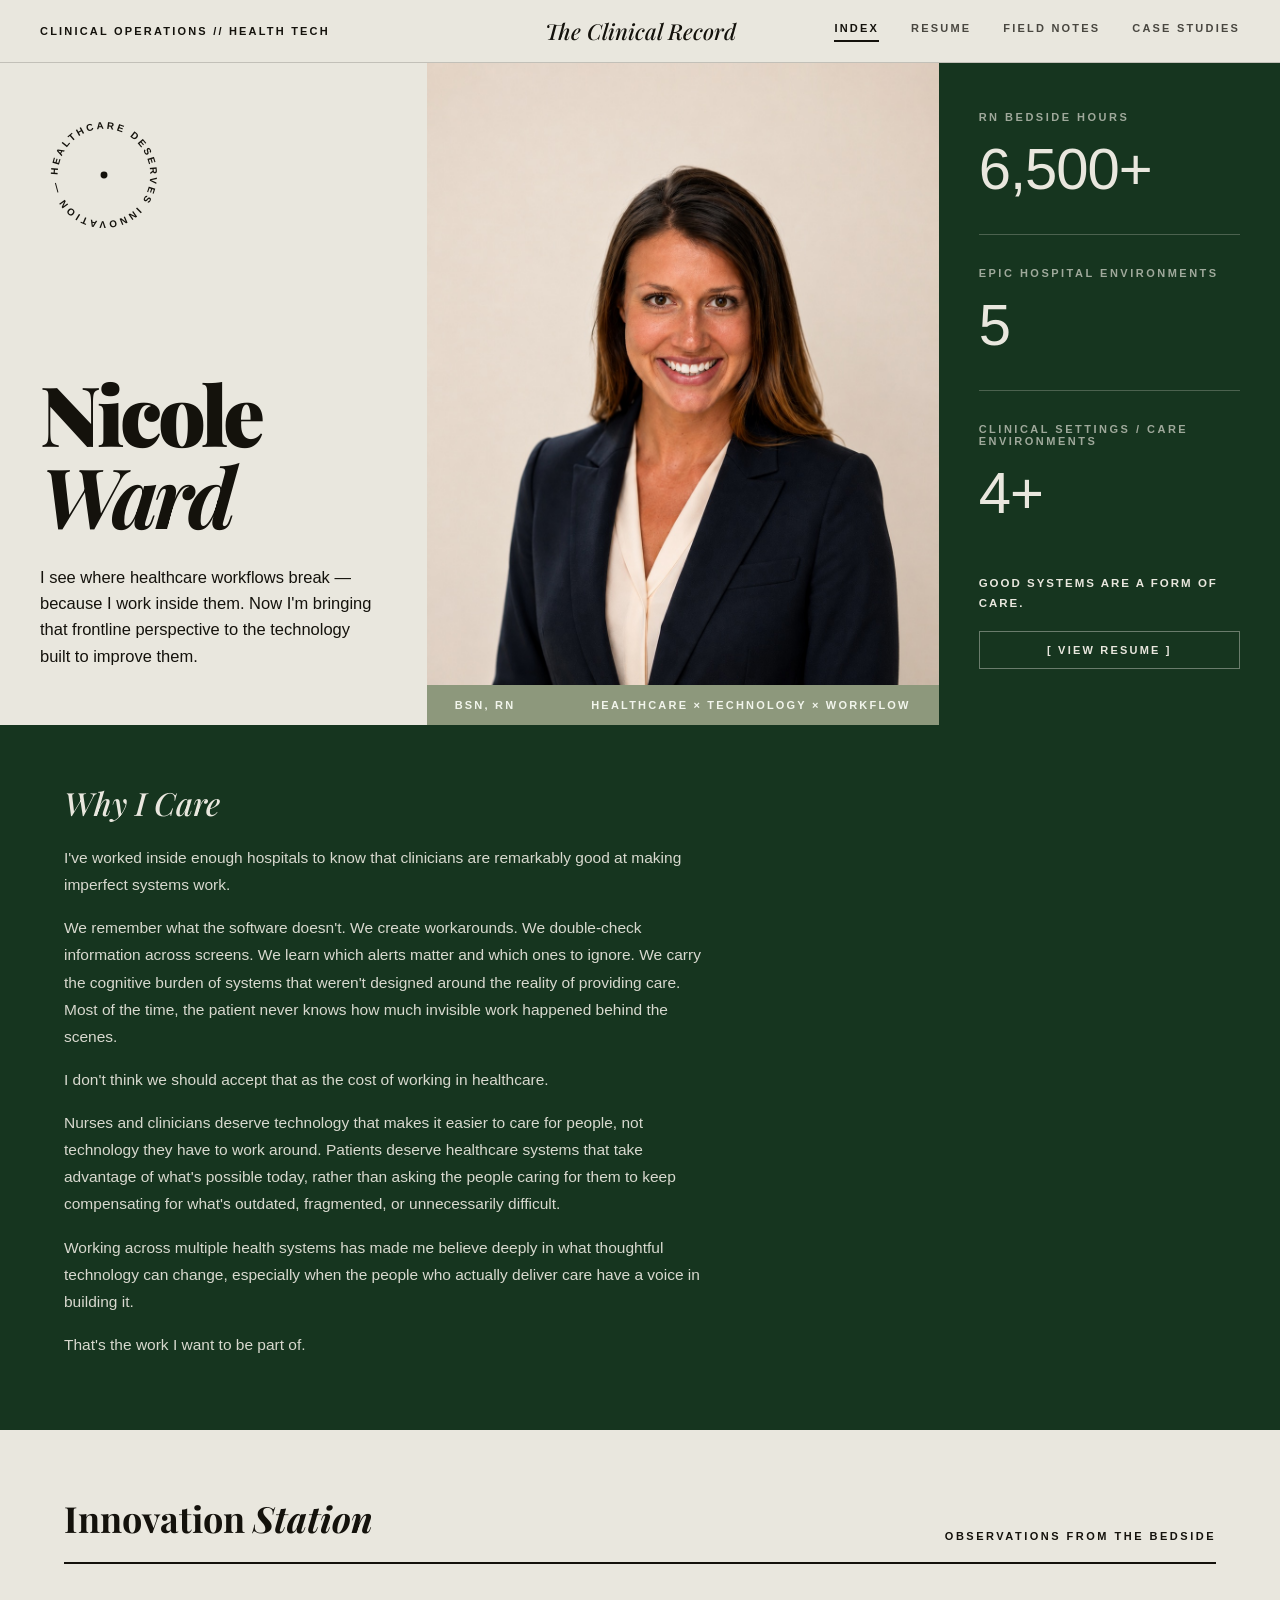
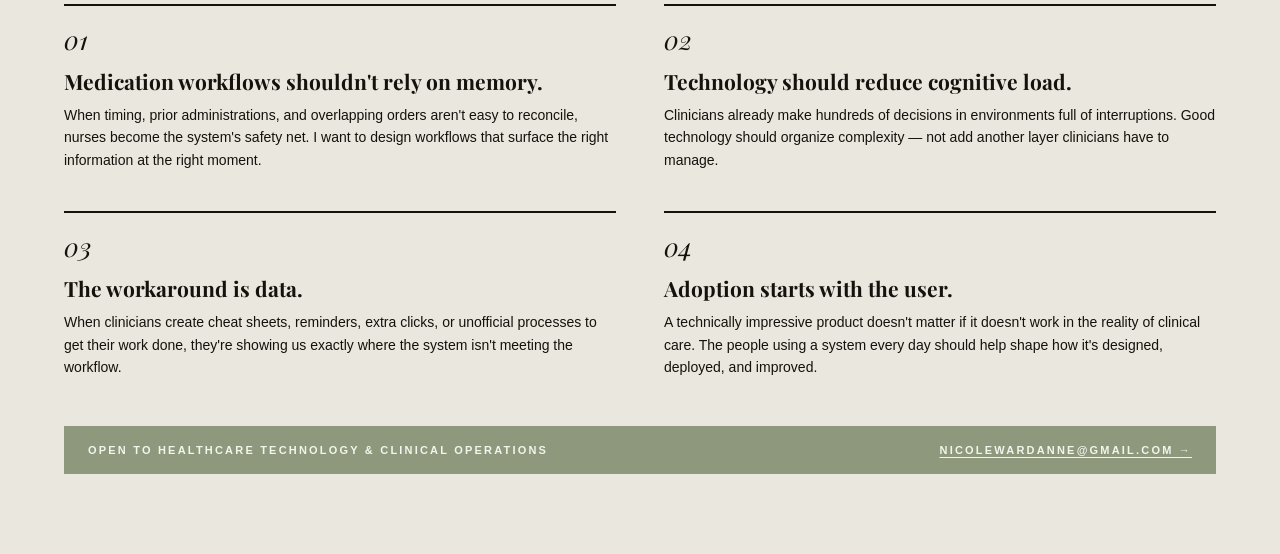
<file: index.html>
<!DOCTYPE html>
<html lang="en">
<head>
<meta charset="utf-8">
<script>
    !function(t,e){var o,n,p,r;e.__SV||(window.posthog && window.posthog.__loaded)||(window.posthog=e,e._i=[],e.init=function(i,s,a){function g(t,e){var o=e.split(".");2==o.length&&(t=t[o[0]],e=o[1]),t[e]=function(){t.push([e].concat(Array.prototype.slice.call(arguments,0)))}}p||((p=t.createElement("script")).type="text/javascript",p.crossOrigin="anonymous",p.async=!0,p.src=s.api_host.replace(".i.posthog.com","-assets.i.posthog.com")+"/static/array.js",p.onerror=function(){p=null},(r=t.getElementsByTagName("script")[0]).parentNode.insertBefore(p,r));var u=e;for(void 0!==a?u=e[a]=[]:a="posthog",u.people=u.people||[],u.toString=function(t){var e="posthog";return"posthog"!==a&&(e+="."+a),t||(e+=" (stub)"),e},u.people.toString=function(){return u.toString(1)+".people (stub)"},o="bn init $n Nn Un Zi qn Wn Ln capture Bn mn calculateEventProperties Kn register register_once register_for_session unregister unregister_for_session ts Dn Xn getFeatureFlag getFeatureFlagPayload getFeatureFlagResult getAllFeatureFlags isFeatureEnabled reloadFeatureFlags updateFlags updateEarlyAccessFeatureEnrollment getEarlyAccessFeatures on onFeatureFlags onSurveysLoaded onSessionId getSurveys getActiveMatchingSurveys renderSurvey displaySurvey cancelPendingSurvey canRenderSurvey canRenderSurveyAsync es identify setPersonProperties unsetPersonProperties group resetGroups setPersonPropertiesForFlags resetPersonPropertiesForFlags setGroupPropertiesForFlags resetGroupPropertiesForFlags reset rs shutdown setIdentity clearIdentity get_distinct_id getGroups get_session_id get_session_replay_url alias set_config startSessionRecording stopSessionRecording sessionRecordingStarted captureException addExceptionStep captureLog startExceptionAutocapture stopExceptionAutocapture loadToolbar get_property getSessionProperty Jn Gn createPersonProfile setInternalOrTestUser Yn An os opt_in_capturing opt_out_capturing has_opted_in_capturing has_opted_out_capturing get_explicit_consent_status is_capturing clear_opt_in_out_capturing Vn debug Qi Pt getPageViewId captureTraceFeedback captureTraceMetric In".split(" "),n=0;n<o.length;n++)g(u,o[n]);e._i.push([i,s,a])},e.__SV=1)}(document,window.posthog||[]);
    posthog.init('phc_vL4u4TnsAkKVVP4mgbZHY4oPzru8EBiTWzDFki8Uponz', {
        api_host: 'https://us.i.posthog.com',
        defaults: '2026-05-30',
        person_profiles: 'identified_only', // or 'always' to create profiles for anonymous users as well
    })
</script>
<meta name="viewport" content="width=device-width, initial-scale=1">
<title>Nicole Ward — Clinical Operator, Systems for Care</title>
<meta name="description" content="Nicole Ward, BSN RN — clinical operator building workflows and software that give care back its time.">
<link rel="preconnect" href="https://fonts.googleapis.com">
<link rel="preconnect" href="https://fonts.gstatic.com" crossorigin>
<link href="https://fonts.googleapis.com/css2?family=Playfair+Display:ital,wght@0,500;0,700;0,900;1,500;1,700;1,900&display=swap" rel="stylesheet">
<link rel="stylesheet" href="css/style.css">
</head>
<body>
<div class="page">

  <header class="site-header">
    <div class="clock-text">CLINICAL OPERATIONS // HEALTH TECH</div>
    <a class="brand" href="index.html">The Clinical Record</a>
    <nav class="site-nav">
      <button class="nav-btn" data-view="index">INDEX</button>
      <button class="nav-btn" data-view="resume">RESUME</button>
      <button class="nav-btn" data-view="cases">FIELD NOTES</button>
      <button class="nav-btn" data-view="case-studies">CASE STUDIES</button>
    </nav>
  </header>

  <!-- ===== INDEX ===== -->
  <div id="view-index" class="view">
    <main class="index-grid" data-screen-label="Index">
      <div class="left-col">
        <div class="logo-mark">
          <svg width="128" height="128" viewBox="0 0 130 130" class="logo-spin">
            <defs><path id="om-circ" d="M65,65 m-47,0 a47,47 0 1,1 94,0 a47,47 0 1,1 -94,0"></path></defs>
            <text class="logo-text"><textPath href="#om-circ" textLength="293" lengthAdjust="spacing">HEALTHCARE DESERVES INNOVATION —&#160;</textPath></text>
            <circle cx="65" cy="65" r="3.5" fill="#14120C"></circle>
          </svg>
        </div>
        <div>
          <h1 class="hero-title"><span class="tight">Nicole</span><br><em class="tight">Ward</em></h1>
          <p class="hero-sub">I see where healthcare workflows break — because I work inside them. Now I'm bringing that frontline perspective to the technology built to improve them.</p>
        </div>
      </div>

      <div class="portrait-wrap">
        <div class="portrait-photo-box">
          <img class="portrait-photo" src="assets/portrait.jpg" alt="Portrait of Nicole Ward" onerror="this.closest('.portrait-photo-box').classList.add('portrait-missing')">
          <div class="portrait-fallback">Add <code>assets/portrait.jpg</code> to show a portrait here</div>
        </div>
        <div class="portrait-caption">
          <span>BSN, RN</span>
          <span>HEALTHCARE × TECHNOLOGY × WORKFLOW</span>
        </div>
      </div>

      <div class="stats-col">
        <div class="stat-label">RN BEDSIDE HOURS</div>
        <div class="stat-value">6,500+</div>
        <div class="stat-divider"></div>
        <div class="stat-label">EPIC HOSPITAL ENVIRONMENTS</div>
        <div class="stat-value">5</div>
        <div class="stat-divider"></div>
        <div class="stat-label">CLINICAL SETTINGS / CARE ENVIRONMENTS</div>
        <div class="stat-value">4+</div>
        <div class="stats-spacer"></div>
        <div class="stats-motto">GOOD SYSTEMS ARE A FORM OF CARE.</div>
        <button class="stats-btn nav-btn" data-view="resume">[ VIEW RESUME ]</button>
      </div>
    </main>

    <section class="why-care" data-screen-label="Why I Care">
      <h2 class="why-care-title">Why I Care</h2>
      <p class="why-care-text">I've worked inside enough hospitals to know that clinicians are remarkably good at making imperfect systems work.</p>
      <p class="why-care-text">We remember what the software doesn't. We create workarounds. We double-check information across screens. We learn which alerts matter and which ones to ignore. We carry the cognitive burden of systems that weren't designed around the reality of providing care. Most of the time, the patient never knows how much invisible work happened behind the scenes.</p>
      <p class="why-care-text">I don't think we should accept that as the cost of working in healthcare.</p>
      <p class="why-care-text">Nurses and clinicians deserve technology that makes it easier to care for people, not technology they have to work around. Patients deserve healthcare systems that take advantage of what's possible today, rather than asking the people caring for them to keep compensating for what's outdated, fragmented, or unnecessarily difficult.</p>
      <p class="why-care-text">Working across multiple health systems has made me believe deeply in what thoughtful technology can change, especially when the people who actually deliver care have a voice in building it.</p>
      <p class="why-care-text">That's the work I want to be part of.</p>
    </section>

    <section class="cases-main" data-screen-label="Innovation Station">
      <div class="cases-header">
        <h2 class="section-title">Innovation <em>Station</em></h2>
        <div class="section-kicker">OBSERVATIONS FROM THE BEDSIDE</div>
      </div>
      <div class="problems-grid">
        <div class="problem-card">
          <div class="problem-num">01</div>
          <h3 class="problem-title">Medication workflows shouldn't rely on memory.</h3>
          <p class="problem-desc">When timing, prior administrations, and overlapping orders aren't easy to reconcile, nurses become the system's safety net. I want to design workflows that surface the right information at the right moment.</p>
        </div>
        <div class="problem-card">
          <div class="problem-num">02</div>
          <h3 class="problem-title">Technology should reduce cognitive load.</h3>
          <p class="problem-desc">Clinicians already make hundreds of decisions in environments full of interruptions. Good technology should organize complexity — not add another layer clinicians have to manage.</p>
        </div>
        <div class="problem-card">
          <div class="problem-num">03</div>
          <h3 class="problem-title">The workaround is data.</h3>
          <p class="problem-desc">When clinicians create cheat sheets, reminders, extra clicks, or unofficial processes to get their work done, they're showing us exactly where the system isn't meeting the workflow.</p>
        </div>
        <div class="problem-card">
          <div class="problem-num">04</div>
          <h3 class="problem-title">Adoption starts with the user.</h3>
          <p class="problem-desc">A technically impressive product doesn't matter if it doesn't work in the reality of clinical care. The people using a system every day should help shape how it's designed, deployed, and improved.</p>
        </div>
      </div>

      <div class="cta-bar">
        <span class="cta-text">OPEN TO HEALTHCARE TECHNOLOGY &amp; CLINICAL OPERATIONS</span>
        <a href="mailto:nicolewardanne@gmail.com" class="cta-link">NICOLEWARDANNE@GMAIL.COM →</a>
      </div>
    </section>
  </div>

  <!-- ===== RESUME ===== -->
  <div id="view-resume" class="view">
    <main class="dossier-grid" data-screen-label="Resume">
      <div>
        <div class="file-tag">RESUME / FILE 00</div>
        <dl class="contact-list">
          <dt>EMAIL</dt>
          <dd><a href="mailto:nicolewardanne@gmail.com">nicolewardanne@gmail.com</a></dd>
          <dt>PHONE</dt>
          <dd>(303) 746-7565</dd>
          <dt>WEBSITE</dt>
          <dd><a href="https://nicoleanneward.com" target="_blank" rel="noopener">nicoleanneward.com</a></dd>
          <dt>LINKEDIN</dt>
          <dd><a href="https://linkedin.com/in/nicolewardanne" target="_blank" rel="noopener">linkedin.com/in/nicolewardanne</a></dd>
          <dt>BASE</dt>
          <dd>Millbrae, CA 94030 — Pacific Time<br>Available for travel</dd>
        </dl>
        <div class="hr"></div>
        <div class="label-small">EDUCATION</div>
        <ul class="plain-list">
          <li>BSN, University of Colorado — GPA 4.0</li>
          <li>BS Zoology, Minor in Philosophy, Oklahoma State University — GPA 3.6</li>
        </ul>
        <div class="label-small">CREDENTIALS</div>
        <ul class="plain-list">
          <li>Active CA RN License</li>
          <li>Active Nurse Compact License</li>
          <li>BLS · ACLS · NRP · AWHONN Adv. Fetal Monitoring</li>
        </ul>
        <div class="label-small">ADDITIONAL TRAINING</div>
        <ul class="plain-list">
          <li>Data Science Fundamentals — Galvanize · 2018</li>
        </ul>
        <a href="assets/Nicole-Ward-Resume.pdf" target="_blank" rel="noopener" class="download-btn">[ DOWNLOAD PDF ]</a>
      </div>

      <div class="resume-body">
        <h2 class="resume-name">Nicole Anne Ward, <em>BSN, RN</em></h2>

        <div class="section-label">PROFESSIONAL SUMMARY</div>
        <p class="bio">Registered Nurse with 7+ years of clinical experience working directly with clinicians and patients, with firsthand insight into where AI and technology can support, or fall short of, real clinical care. Proven ability to rapidly learn new clinical workflows, Epic configurations, and organizational processes across academic medical centers, community hospitals, and travel assignments. Skilled at translating complex clinical information for people with varying levels of knowledge and adapting education to build understanding, confidence, and trust. Experienced in training clinicians and collaborating across multidisciplinary teams, bringing a frontline perspective to the development and adoption of healthcare technology.</p>

        <div class="section-label">CORE COMPETENCIES</div>
        <div class="competency-grid">
          <div class="skills-card">
            <div class="skills-title">CLINICAL OPERATIONS</div>
            <ul class="plain-list">
              <li>Clinical workflows</li>
              <li>Workflow evaluation</li>
              <li>Training &amp; onboarding</li>
              <li>Care coordination</li>
            </ul>
          </div>
          <div class="skills-card">
            <div class="skills-title">EDUCATION &amp; COMMUNICATION</div>
            <ul class="plain-list">
              <li>Clinical education &amp; knowledge translation</li>
              <li>Patient &amp; client education</li>
              <li>Relationship building</li>
              <li>Stakeholder communication</li>
              <li>Interdisciplinary collaboration</li>
            </ul>
          </div>
          <div class="skills-card">
            <div class="skills-title">TECHNOLOGY &amp; HEALTHCARE SYSTEMS</div>
            <ul class="plain-list">
              <li>Generative AI &amp; LLM prompting</li>
              <li>Claude</li>
              <li>ChatGPT</li>
              <li>Gemini</li>
              <li>GitHub</li>
              <li>Epic EHR — 7+ years</li>
              <li>Clinical documentation systems</li>
              <li>HIPAA compliance</li>
            </ul>
          </div>
        </div>

        <div class="section-label">PROFESSIONAL EXPERIENCE</div>

        <article class="job">
          <div class="job-header">
            <h3 class="job-title">Travel Registered Nurse</h3>
            <div class="job-date">MAR 2025 — PRESENT</div>
          </div>
          <div class="job-org">Multiple Health Systems Nationwide</div>
          <ul class="job-list">
            <li>Rapidly learn new healthcare organizations, Epic configurations, clinical workflows, policies, and team practices, becoming independently functional within each new environment.</li>
            <li>Educate patients and families on complex clinical conditions, procedures, medications, and care plans, adapting explanations to different levels of health literacy and prior knowledge.</li>
            <li>Coordinate complex patient care across physicians, nursing leadership, anesthesia, neonatal specialists, and ancillary departments in high-acuity environments.</li>
            <li>Precept and orient nurses to hospital-specific workflows, documentation practices, policies, and processes.</li>
            <li>Maintain thorough, precise clinical documentation with continuity of care in mind, ensuring subsequent clinicians can quickly understand patient status, interventions, clinical decisions, and changes over time.</li>
          </ul>
        </article>

        <article class="job">
          <div class="job-header">
            <h3 class="job-title">Labor, Delivery, Recovery &amp; Postpartum Registered Nurse</h3>
            <div class="job-date">MAY 2024 — OCT 2024</div>
          </div>
          <div class="job-org">CommonSpirit St. Anthony Summit · Frisco, CO</div>
          <ul class="job-list">
            <li>Transitioned from a highly resourced academic medical center to a small community LDRP environment requiring significantly greater clinical autonomy, broader scope, and independent decision-making.</li>
            <li>Provided comprehensive labor, postpartum, and newborn care in an 8-bed LDRP with a Level I nursery, frequently working with a two-nurse unit team while additional clinical support operated on call with up to a 60-minute response time.</li>
            <li>Developed expanded newborn stabilization and emergency-response capabilities to provide immediate care when specialty neonatal support was not onsite.</li>
            <li>Managed competing unit demands and patient assignments during emergencies, independently prioritizing care while coordinating limited onsite and on-call resources.</li>
          </ul>
        </article>

        <article class="job">
          <div class="job-header">
            <h3 class="job-title">Labor &amp; Delivery Registered Nurse / Preceptor</h3>
            <div class="job-date">OCT 2022 — DEC 2024</div>
          </div>
          <div class="job-org">Denver Health Medical Center · Denver, CO</div>
          <ul class="job-list">
            <li>Provided labor and delivery care in one of Colorado's busiest L&amp;D units, averaging 300+ births per month across L&amp;D, OB triage, antepartum, operating room, and recovery workflows.</li>
            <li>Precepted and mentored newly hired nurses and incoming travelers, translating complex clinical workflows, documentation requirements, policies, and unit practices into practical guidance supporting independent practice.</li>
            <li>Educated patients and families through complex and unfamiliar clinical situations, tailoring explanations to their baseline knowledge, questions, and immediate needs.</li>
            <li>Participated in hospital quality initiatives focused on clinical protocols, patient safety, consistency of care, and documentation practices.</li>
          </ul>
        </article>

        <article class="job">
          <div class="job-header">
            <h3 class="job-title">Registered Nurse</h3>
            <div class="job-date">JUN 2023 — OCT 2024</div>
          </div>
          <div class="job-org">Restore Hyper Wellness · Denver, CO</div>
          <ul class="job-list">
            <li>Administered IV therapies and IM injections and supported hyperbaric oxygen services while maintaining accurate electronic clinical documentation.</li>
            <li>Supported day-to-day clinical operations and client experience within a membership-based wellness organization.</li>
            <li>Built long-term client relationships through education, service delivery, and ongoing support, including guiding new clients through account setup, required paperwork, services, and care expectations.</li>
            <li>Educated clients on wellness services and treatment options, translating clinical information into clear, accessible guidance based on their questions and level of familiarity.</li>
          </ul>
        </article>

        <div class="section-label">PROJECTS</div>

        <article class="job">
          <div class="job-header">
            <h3 class="job-title">Professional Portfolio</h3>
          </div>
          <div class="job-org">nicoleanneward.com · Generative AI–Assisted Web Development</div>
          <ul class="job-list">
            <li>Designed and built a professional portfolio website using Claude Code and ChatGPT. Used iterative prompting to generate and refine code, troubleshoot issues, and add new webpages and functionality.</li>
            <li>Managed source code through GitHub and iteratively developed the site from concept through deployment.</li>
          </ul>
        </article>

        <div class="section-label">LEADERSHIP &amp; PROGRAM COORDINATION</div>

        <article class="job">
          <div class="job-header">
            <h3 class="job-title">Peer Mentor Coordinator</h3>
          </div>
          <div class="job-org">University of Colorado College of Nursing</div>
          <ul class="job-list">
            <li>Led a university-wide peer mentorship program, recruiting and coordinating a team of 13 student leaders supporting 178 nursing students through tutoring, clinical simulations, and orientation activities.</li>
            <li>Coordinated communication and alignment among faculty, student leaders, and program participants to support program delivery.</li>
          </ul>
        </article>

        <div class="section-label">ADDITIONAL RELEVANT EXPERIENCE</div>

        <article class="job">
          <div class="job-header">
            <h3 class="job-title">Advanced Care Partner — Float Pool</h3>
            <div class="job-date">DEC 2020 — SEP 2022</div>
          </div>
          <div class="job-org">University of Colorado Hospital · Aurora, CO</div>
          <ul class="job-list">
            <li>Floated across ICU, step-down, and inpatient units, supporting patient care across different clinical teams and workflows.</li>
            <li>Performed IV insertions, venipuncture, line care, patient monitoring, mobility, nutrition, and other direct-care responsibilities.</li>
          </ul>
        </article>

        <article class="job">
          <div class="job-header">
            <h3 class="job-title">Medical Assistant</h3>
            <div class="job-date">SEP 2019 — SEP 2022</div>
          </div>
          <div class="job-org">CHPG Primary Care Southmoor · Greenwood Village, CO</div>
          <ul class="job-list">
            <li>Supported physicians and patients in a high-volume outpatient primary care environment, including patient histories, vital signs, immunizations, and diagnostic testing.</li>
            <li>Coordinated Epic documentation and communication among providers to support continuity of care.</li>
          </ul>
        </article>

        <article class="job">
          <div class="job-header">
            <h3 class="job-title">Membership &amp; Development Intern</h3>
          </div>
          <div class="job-org">Conservation Colorado</div>
          <ul class="job-list">
            <li>Conducted research and data analysis on member engagement, communications, donations, and fundraising while supporting membership and development operations.</li>
          </ul>
        </article>

        <button class="cases-btn nav-btn" data-view="cases">[ OPEN FIELD NOTES ]</button>
      </div>

      <div class="cta-bar dossier-cta">
        <span class="cta-text">OPEN TO HEALTHCARE TECHNOLOGY &amp; CLINICAL OPERATIONS</span>
        <a href="mailto:nicolewardanne@gmail.com" class="cta-link">NICOLEWARDANNE@GMAIL.COM →</a>
      </div>
    </main>
  </div>

  <!-- ===== FIELD NOTES ===== -->
  <div id="view-cases" class="view">
    <main class="cases-main" data-screen-label="Field Notes">
      <div class="cases-header">
        <h2 class="section-title section-title--lg">Field <em>Notes</em></h2>
        <div class="section-kicker">NOTES FROM THE FIELD / 2022 — PRESENT</div>
      </div>

      <div class="cases-list">
        <article class="case-article">
          <div class="case-file">File 01</div>
          <div>
            <div class="case-meta">TRAVEL RN · MULTIPLE HEALTH SYSTEMS · 2025 — PRESENT</div>
            <h3 class="case-title">Learning a Health System at Speed</h3>
            <p class="case-desc">New system. New hospital. New team. New policies. New Epic configuration. As a travel nurse, I've repeatedly had to become operational inside unfamiliar clinical environments within days — learning local workflows while maintaining the same standard of patient care and safety.</p>
          </div>
          <div class="case-stat">
            <div class="case-stat-value">5</div>
            <div class="case-stat-label">HEALTH SYSTEMS, ONE STANDARD OF CARE</div>
          </div>
        </article>

        <article class="case-article case-article--dark">
          <div class="case-file">File 02</div>
          <div>
            <div class="case-meta">LABOR &amp; DELIVERY · CROSS-FUNCTIONAL CARE · CLINICAL OPERATIONS</div>
            <h3 class="case-title">Coordinating Care Across the Team</h3>
            <p class="case-desc">In Labor &amp; Delivery, a single patient's care can involve nursing, OB, anesthesia, pharmacy, neonatal teams, and support staff — often simultaneously and under rapidly changing conditions. My role requires keeping those moving pieces aligned: surfacing the right information, anticipating what each team needs, escalating concerns, and adapting the plan as clinical conditions change.</p>
          </div>
          <div class="case-stat">
            <div class="case-stat-value">RN ↔ OB ↔ Anesthesia</div>
            <div class="case-stat-label">ONE PATIENT. ONE PLAN.</div>
          </div>
        </article>

        <article class="case-article">
          <div class="case-file">File 03</div>
          <div>
            <div class="case-meta">CLINICAL PRECEPTOR · L&amp;D / MATERNAL HEALTH · 2022 — PRESENT</div>
            <h3 class="case-title">Making a New System Usable</h3>
            <p class="case-desc">I regularly orient nurses ranging from new graduates to experienced travel RNs. I assess what they already know, identify what they need to learn, and translate unfamiliar workflows, Epic documentation, unit policies, and clinical processes into practical bedside execution.</p>
            <p class="case-desc">The goal: get clinicians confidently and safely operational while adapting the training to the person in front of me.</p>
          </div>
          <div class="case-stat">
            <div class="case-stat-value">Expert → Operational</div>
            <div class="case-stat-label">MEET THEM WHERE THEY ARE.</div>
          </div>
        </article>

        <article class="case-article case-article--dark">
          <div class="case-file">File 04</div>
          <div>
            <div class="case-meta">PEER MENTOR COORDINATOR · CU COLLEGE OF NURSING · PROGRAM OPERATIONS</div>
            <h3 class="case-title">Scaling Support Through People</h3>
            <p class="case-desc">I coordinated a peer mentorship program serving 178 nursing students, leading 13 peer mentors who each supported their own group of students. I managed communication, coordinated program logistics, supported mentors as challenges arose, and served as a bridge between students, peer leaders, and faculty.</p>
            <p class="case-desc">The experience taught me that scaling support isn't about being everywhere yourself — it's about creating the structure, communication, and trust that allow others to succeed.</p>
          </div>
          <div class="case-stat">
            <div class="case-stat-value">13 → 178</div>
            <div class="case-stat-label">ONE PROGRAM. MANY MOVING PARTS.</div>
          </div>
        </article>
      </div>

      <div class="cta-bar">
        <span class="cta-text">OPEN TO HEALTHCARE TECHNOLOGY &amp; CLINICAL OPERATIONS</span>
        <a href="mailto:nicolewardanne@gmail.com" class="cta-link">NICOLEWARDANNE@GMAIL.COM →</a>
      </div>
    </main>
  </div>

  <!-- ===== CASE STUDIES ===== -->
  <div id="view-case-studies" class="view">
    <main class="cases-main" data-screen-label="Case Studies">
      <div class="cases-header">
        <h2 class="section-title section-title--lg">Case <em>Studies</em></h2>
        <div class="section-kicker">DEEP DIVES / SELECTED WORK</div>
      </div>
      <div class="cases-list">
        <a class="featured-card" href="case-study-medication-timing.html">
          <div class="featured-card-eyebrow">CASE STUDY / FILE 05</div>
          <h3 class="featured-card-title">Rethinking Medication Timing in the EHR</h3>
          <p class="featured-card-desc">Reducing cognitive burden and opportunities for medication-timing errors through clinician-centered workflow design.</p>
          <span class="featured-card-cta">READ CASE STUDY →</span>
        </a>
        <a class="featured-card" href="case-study-clinical-trend-detection.html">
          <div class="featured-card-eyebrow">CASE STUDY / FILE 06</div>
          <h3 class="featured-card-title">Seeing the Trend Before the Threshold</h3>
          <p class="featured-card-desc">Exploring how AI could help clinicians notice change, recover relevant context, and identify missing information before it gets lost in the chart.</p>
          <span class="featured-card-cta">READ CASE STUDY →</span>
        </a>
      </div>

      <div class="cta-bar">
        <span class="cta-text">OPEN TO HEALTHCARE TECHNOLOGY &amp; CLINICAL OPERATIONS</span>
        <a href="mailto:nicolewardanne@gmail.com" class="cta-link">NICOLEWARDANNE@GMAIL.COM →</a>
      </div>
    </main>
  </div>

</div>
<script src="js/app.js"></script>
</body>
</html>
</file>
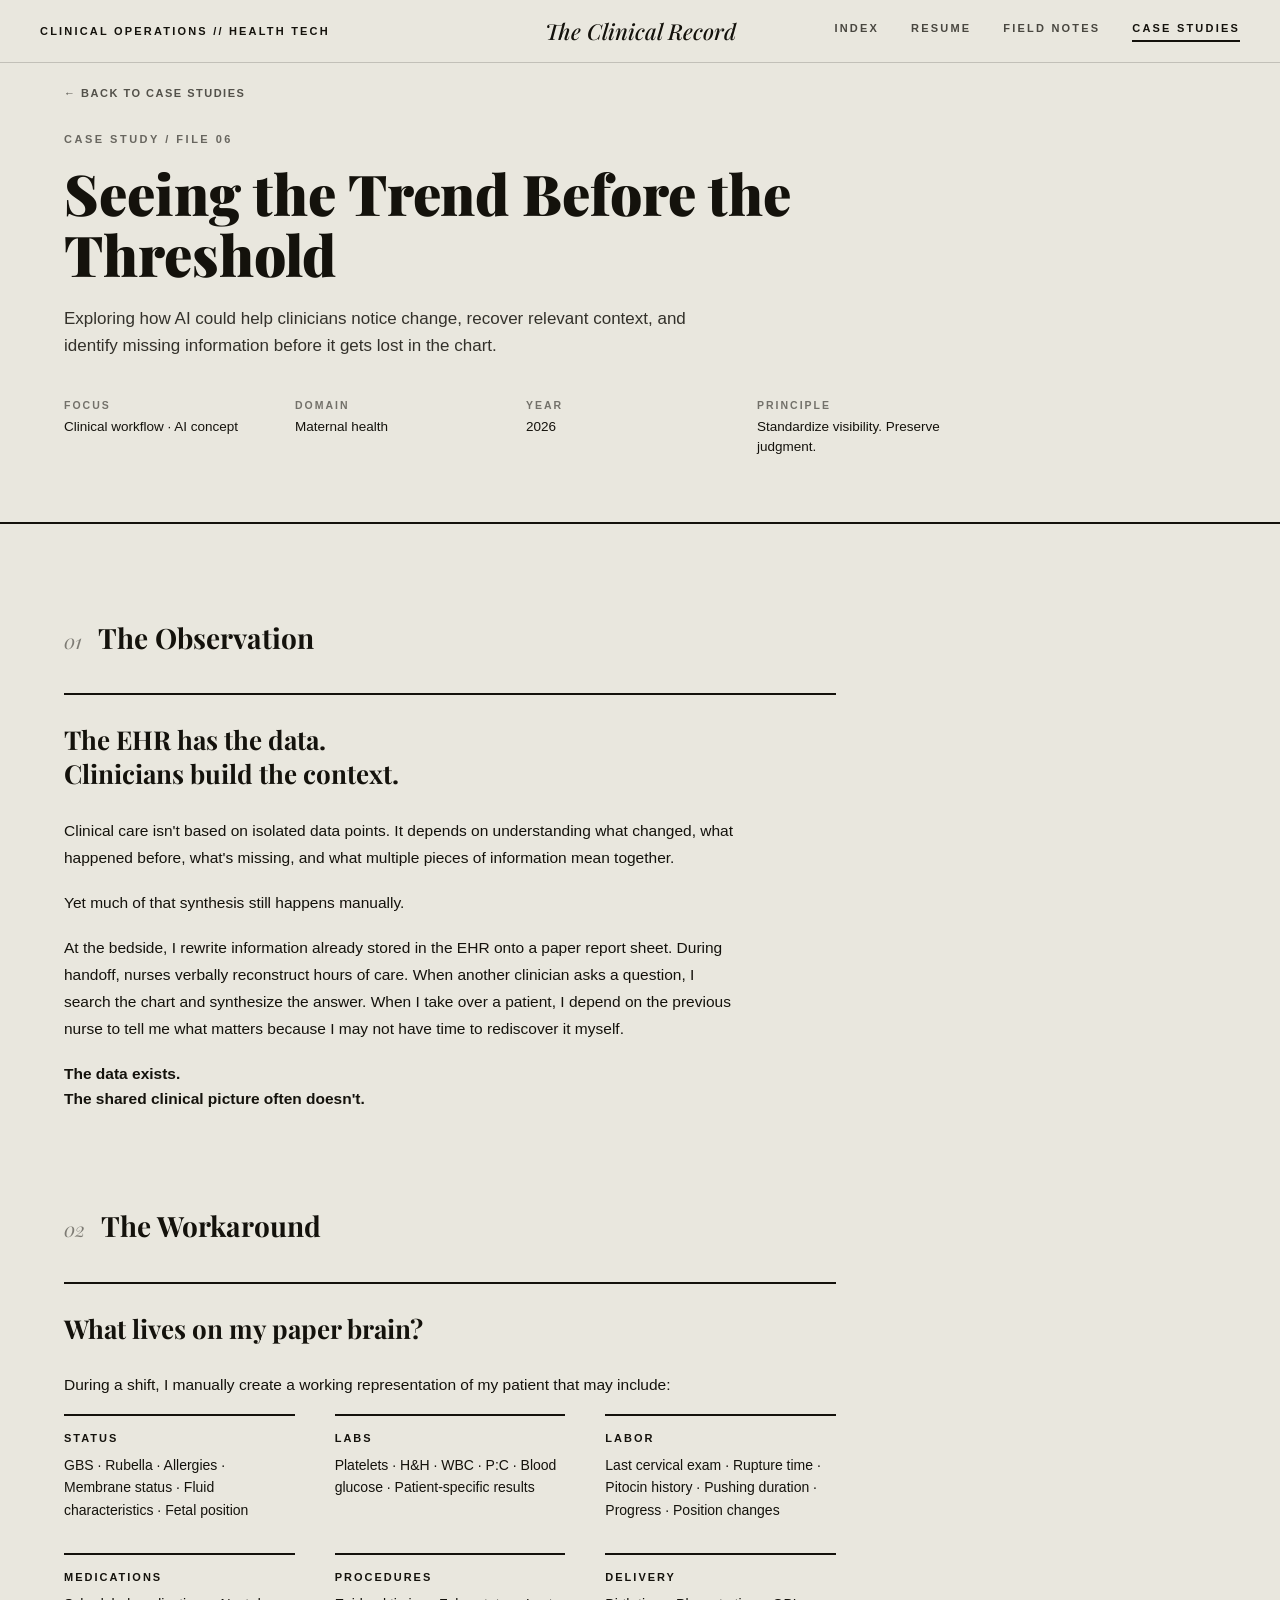
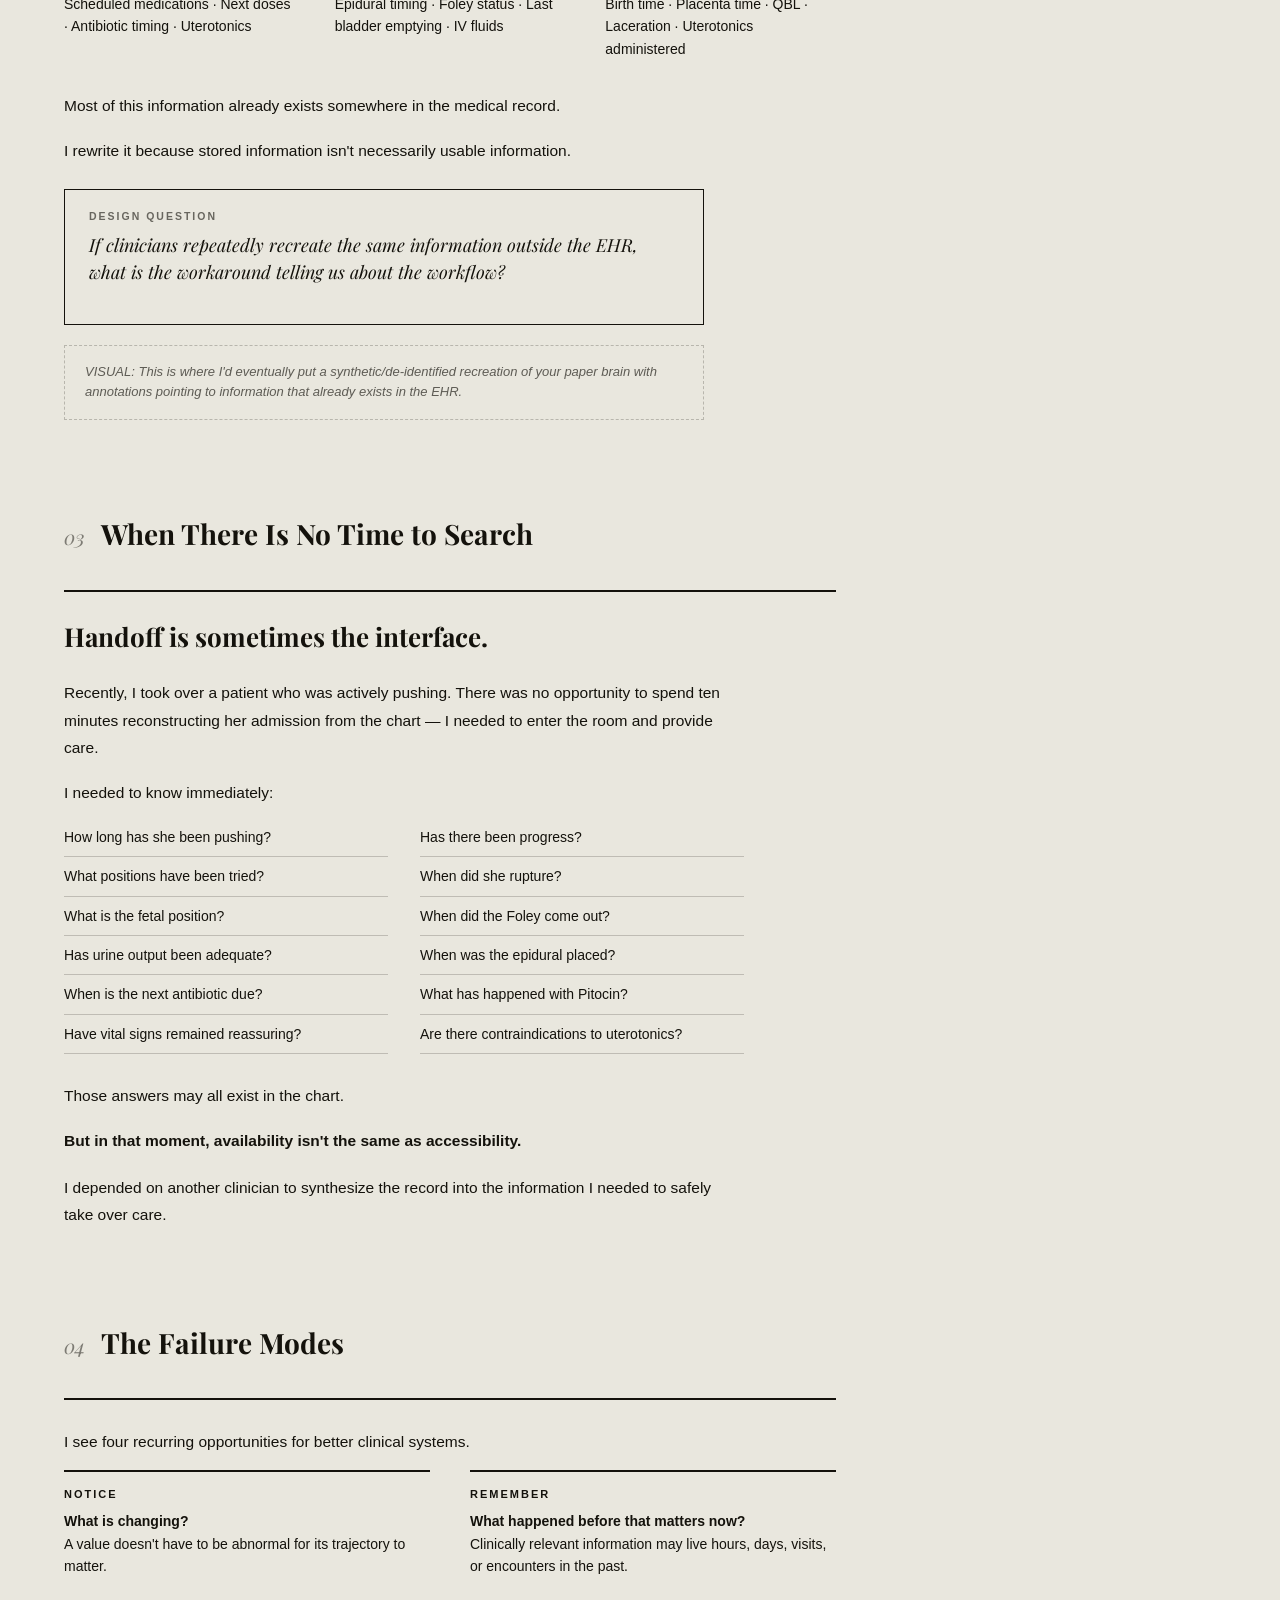
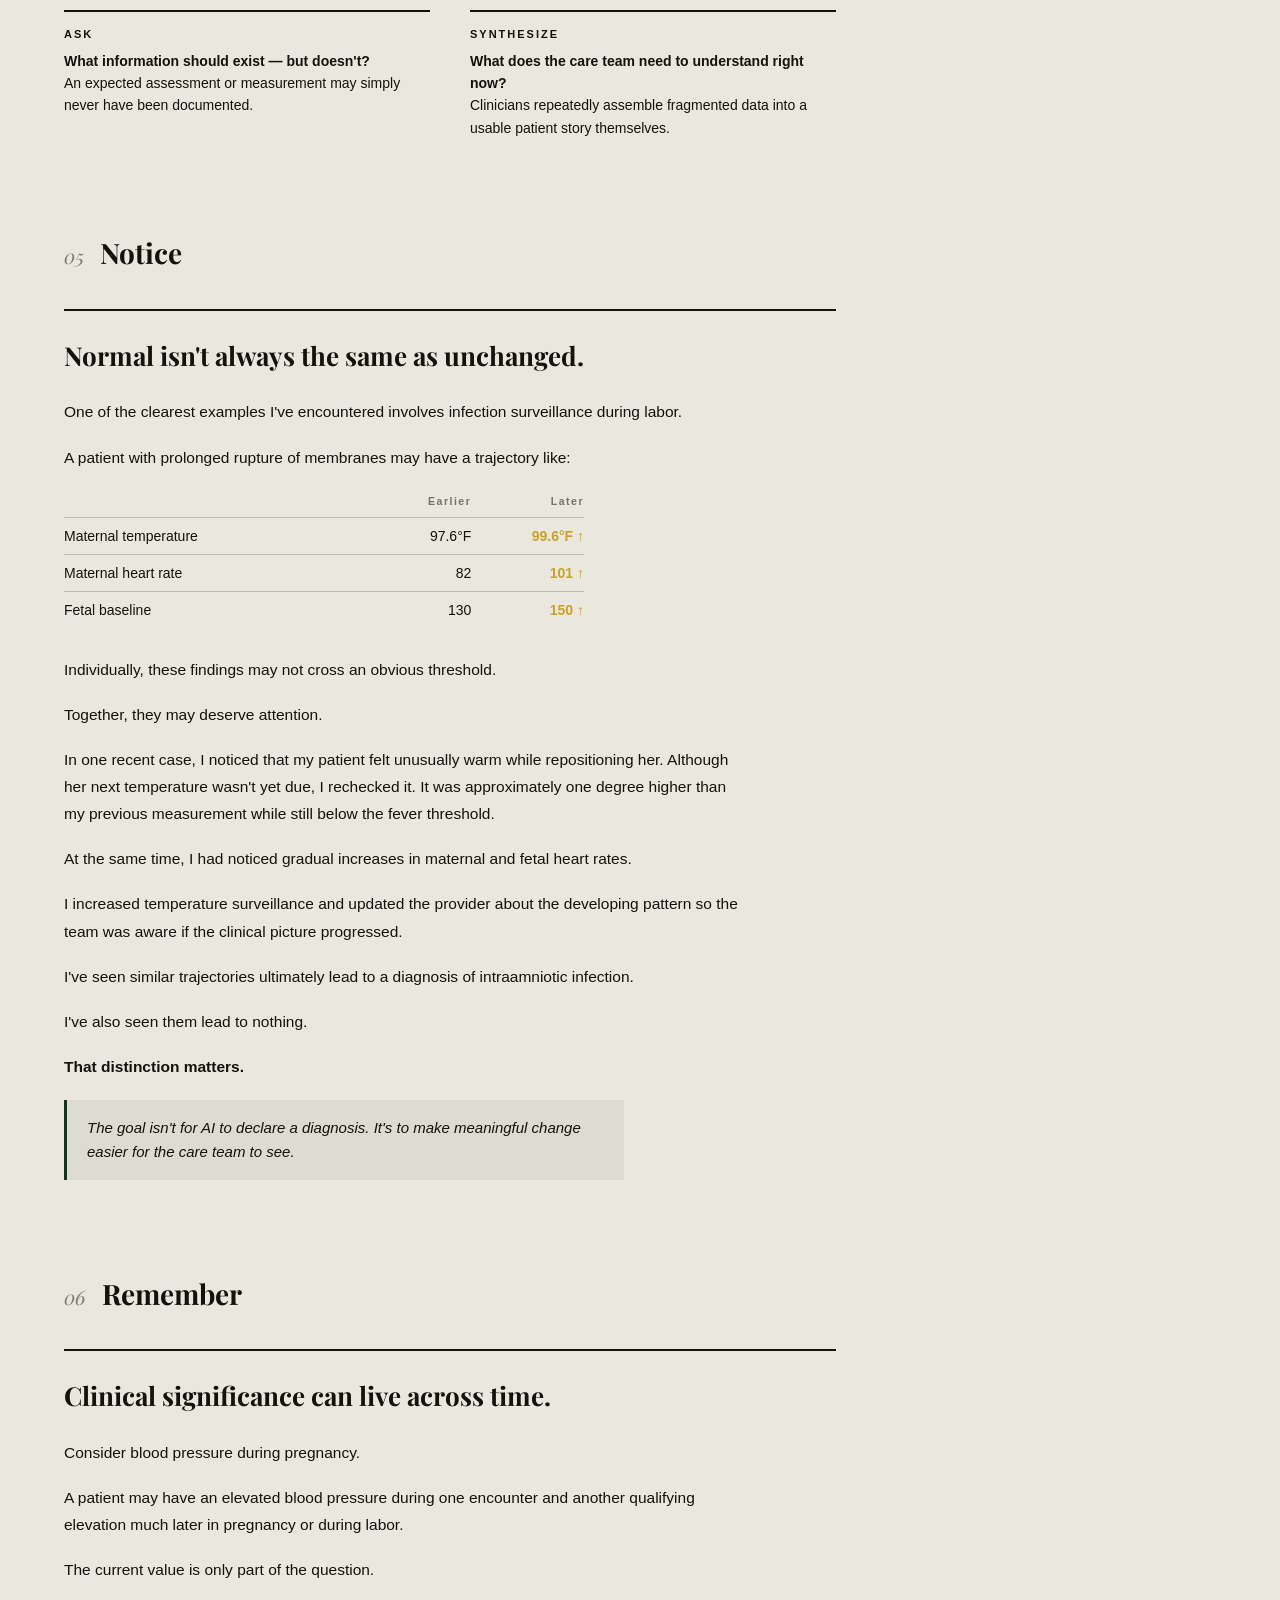
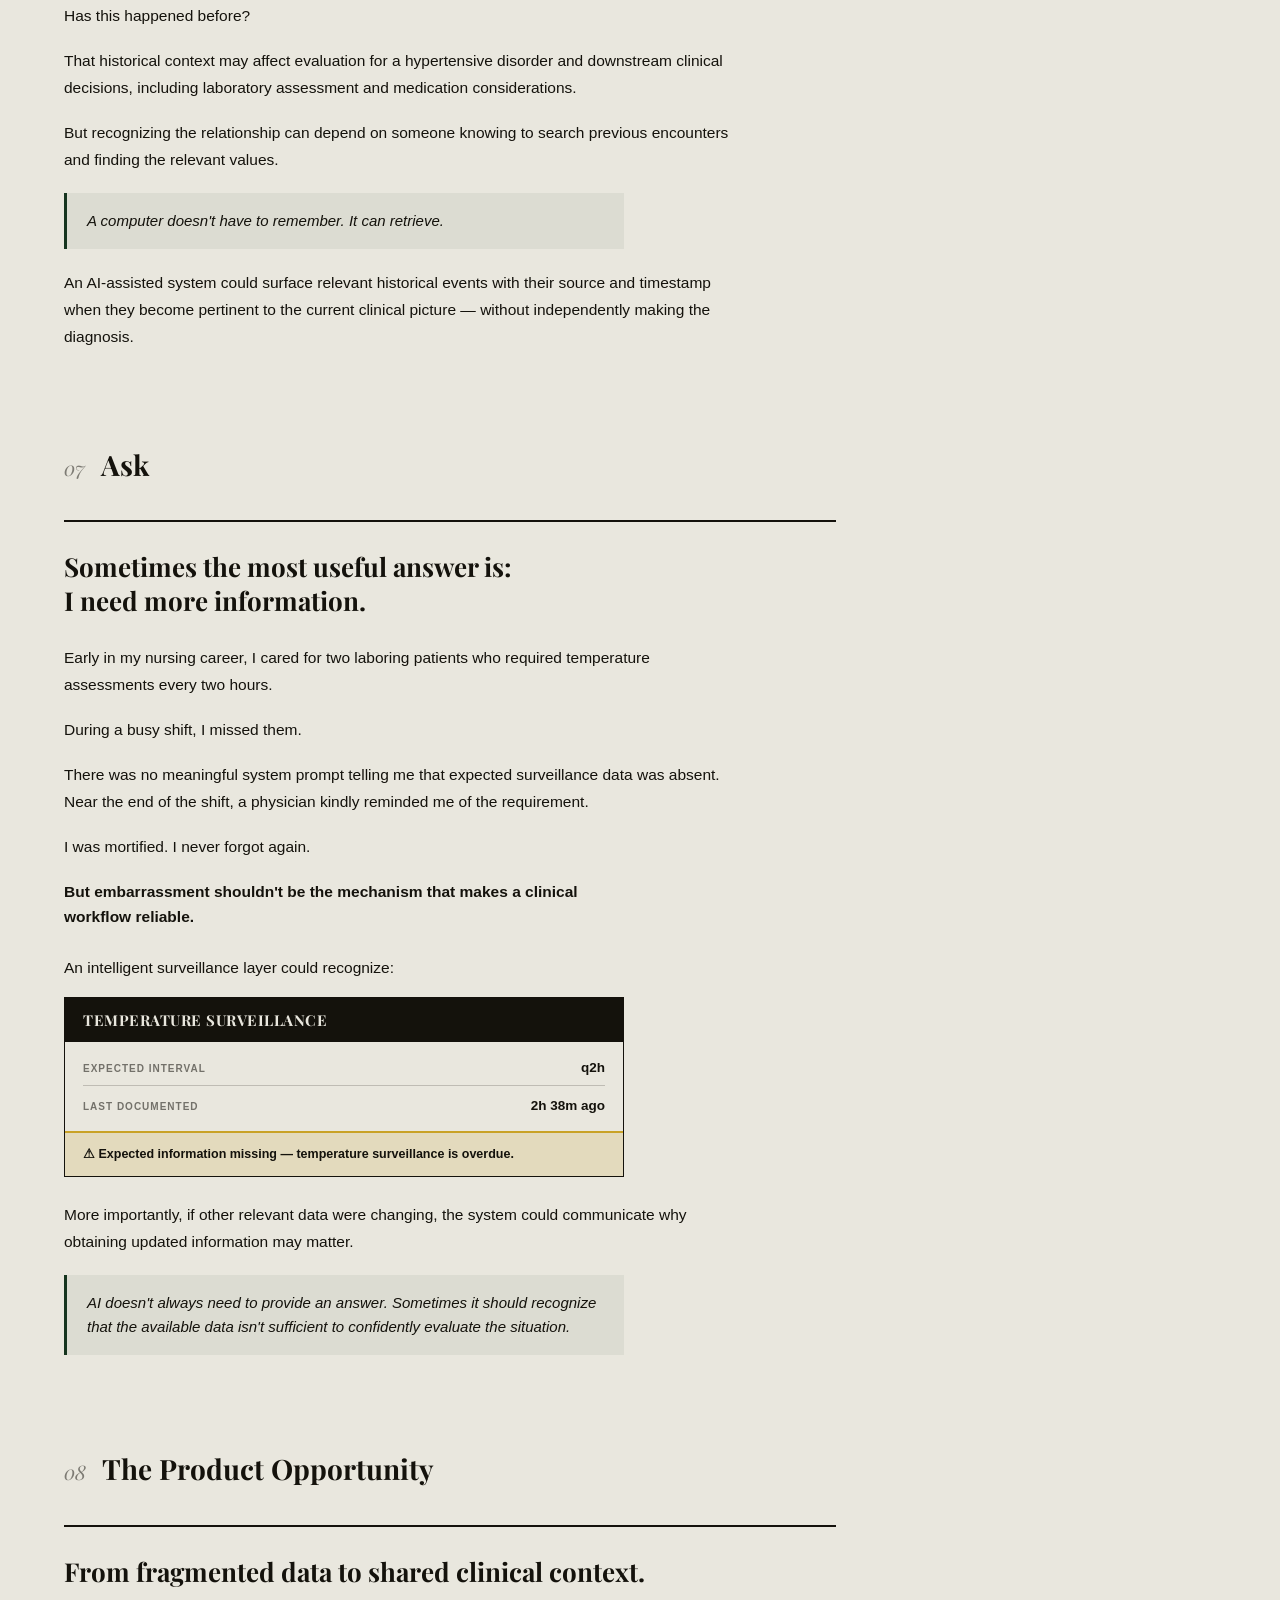
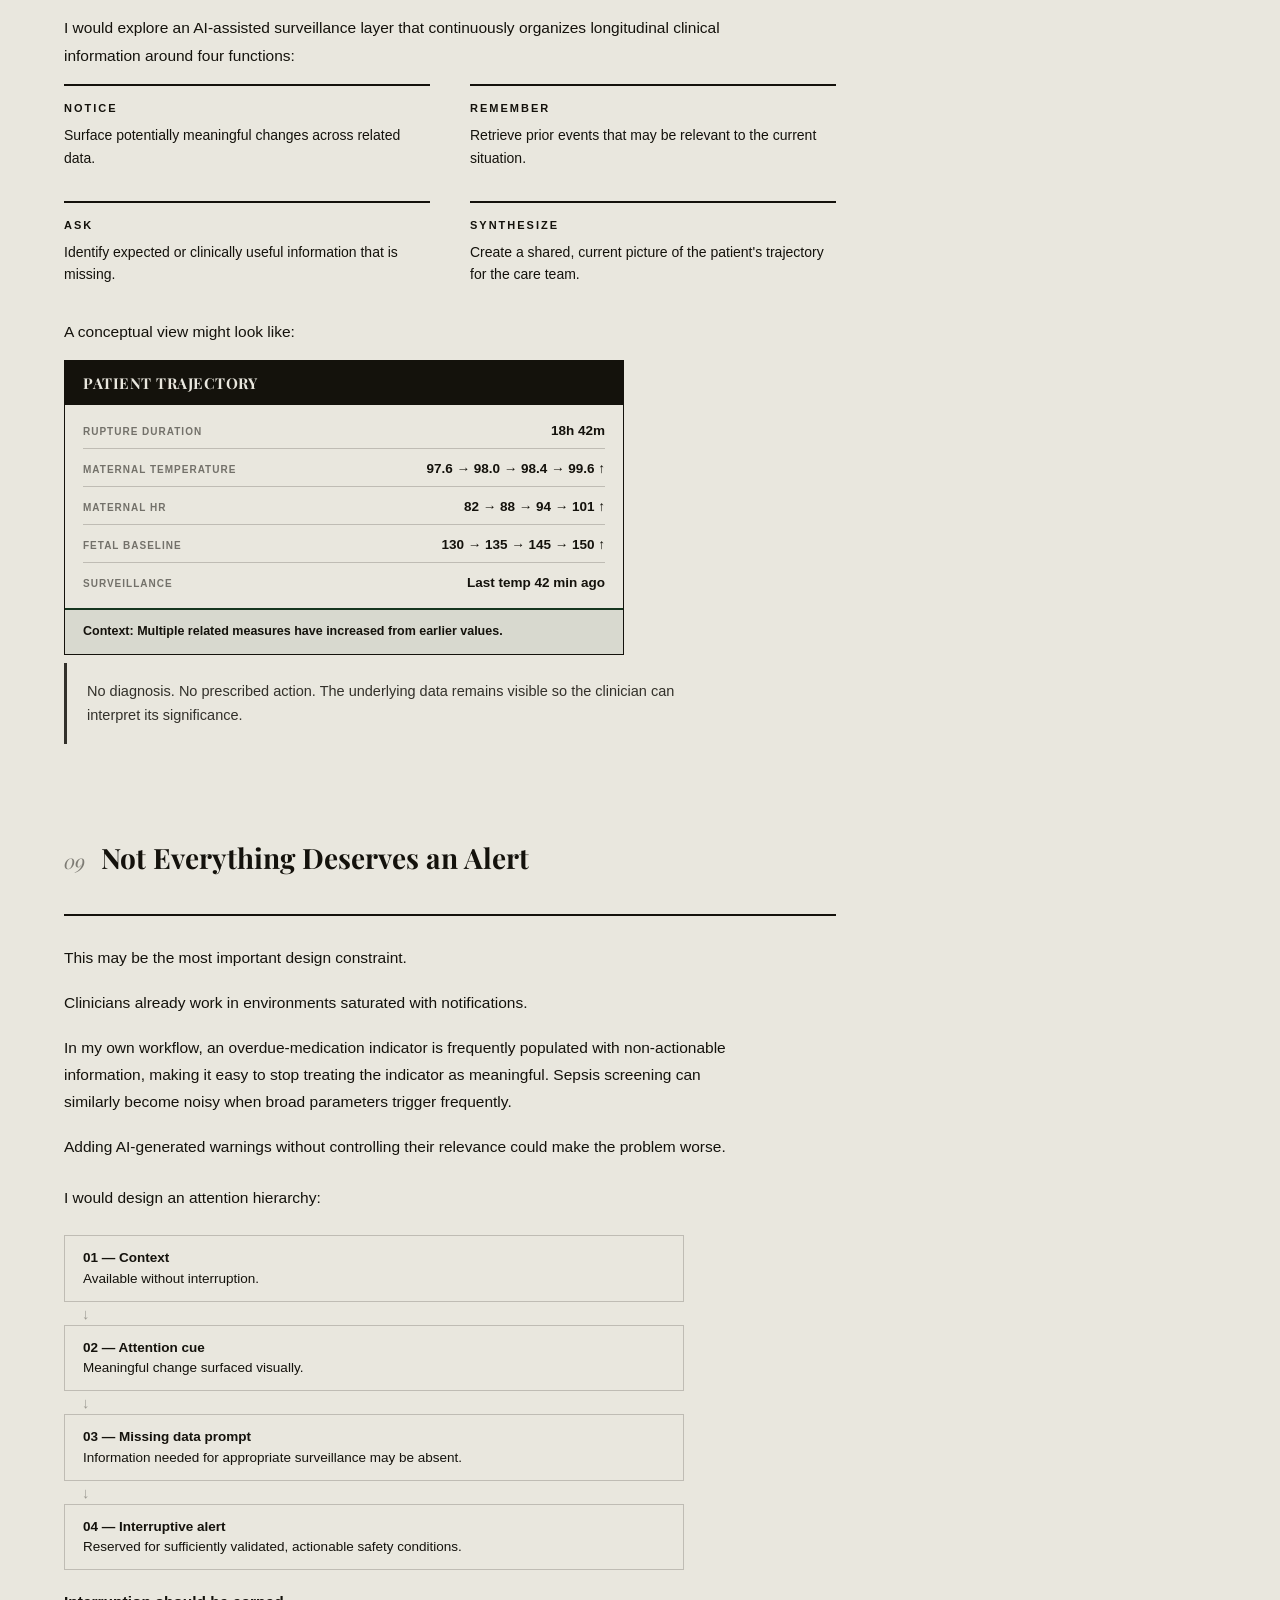
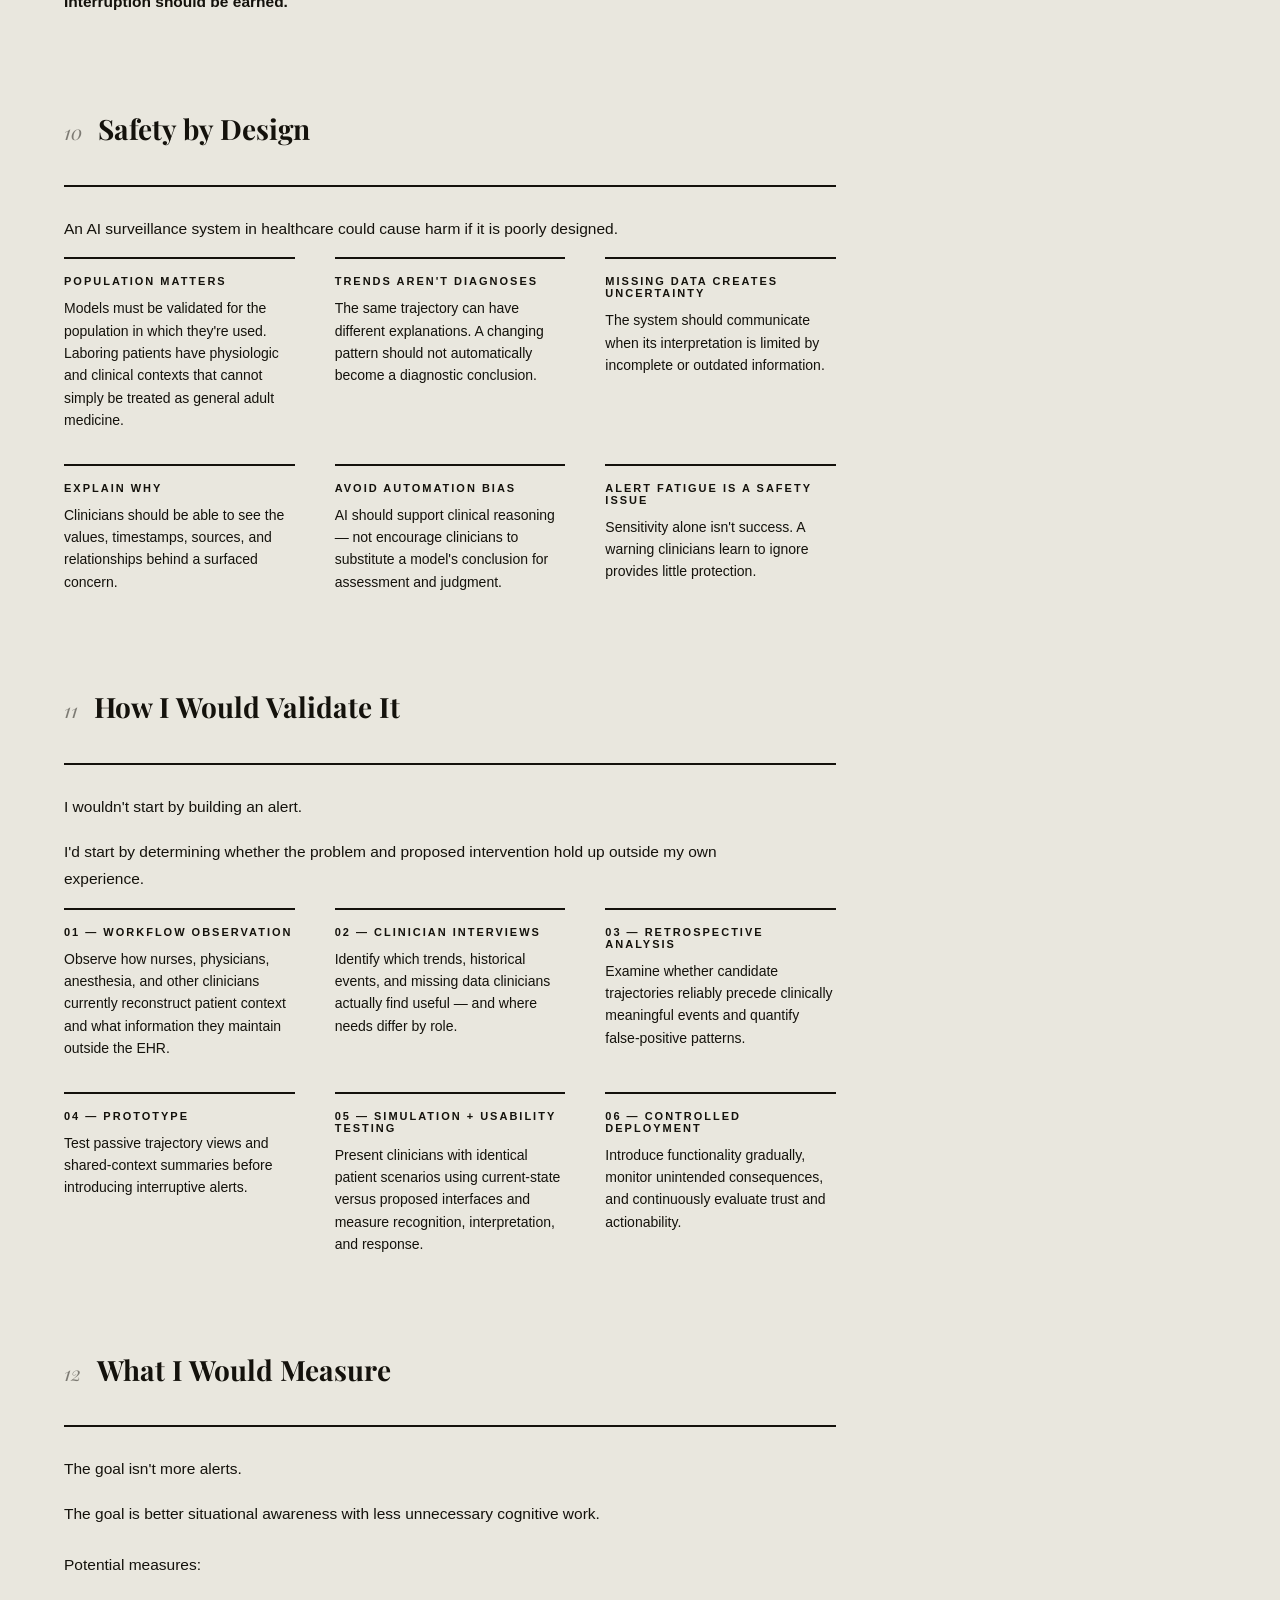
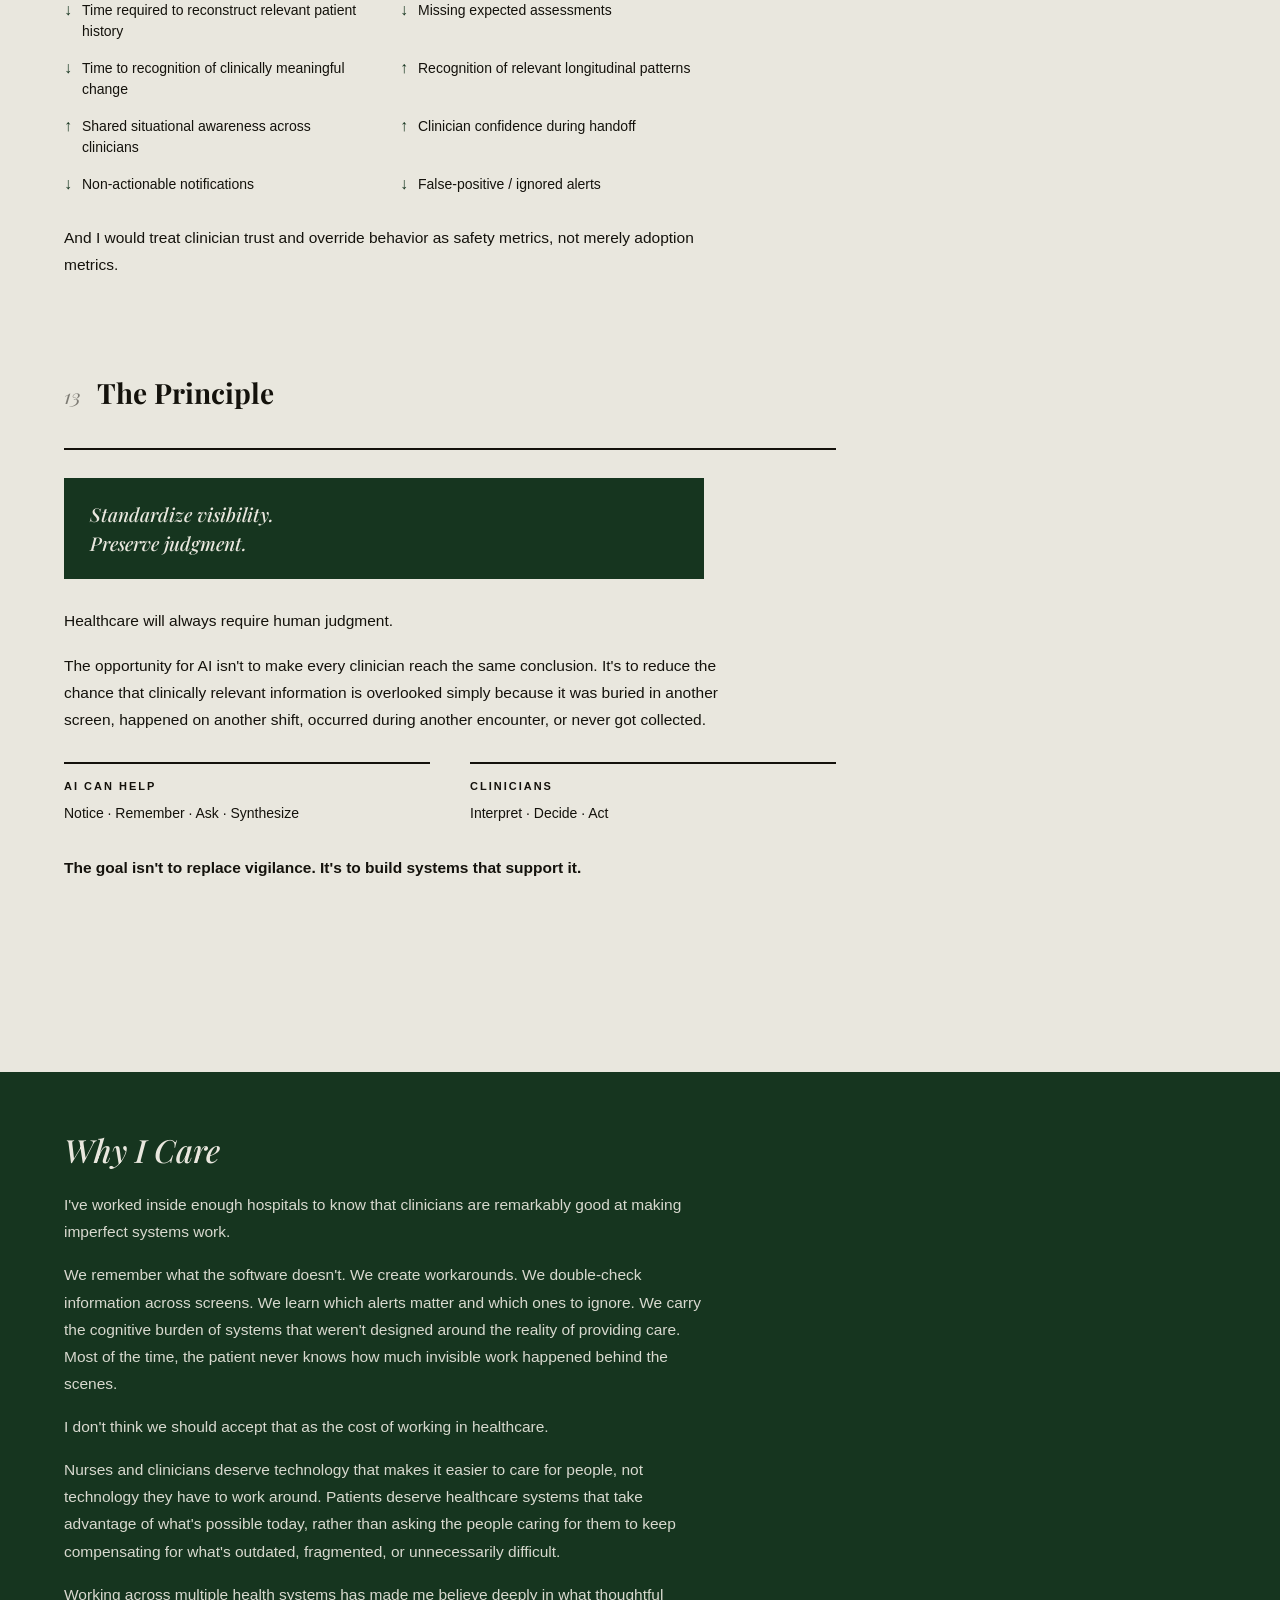
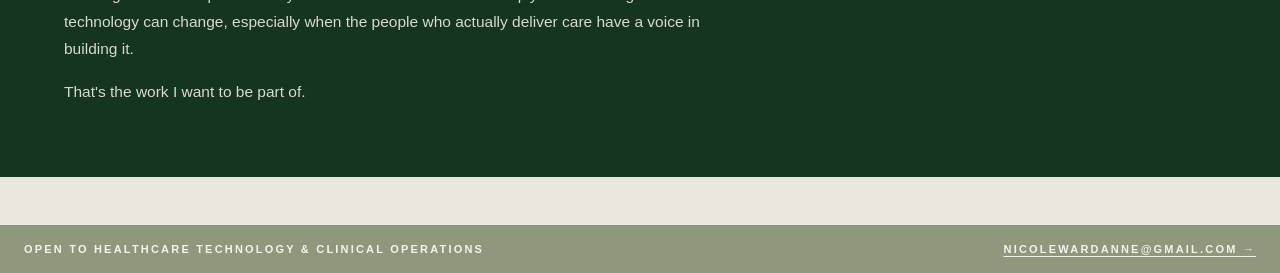
<file: case-study-clinical-trend-detection.html>
<!DOCTYPE html>
<html lang="en">
<head>
<meta charset="utf-8">
<meta name="viewport" content="width=device-width, initial-scale=1">
<title>Seeing the Trend Before the Threshold — Nicole Ward</title>
<meta name="description" content="Exploring how AI could help clinicians notice change, recover relevant context, and identify missing information before it gets lost in the chart.">
<script>
    !function(t,e){var o,n,p,r;e.__SV||(window.posthog && window.posthog.__loaded)||(window.posthog=e,e._i=[],e.init=function(i,s,a){function g(t,e){var o=e.split(".");2==o.length&&(t=t[o[0]],e=o[1]),t[e]=function(){t.push([e].concat(Array.prototype.slice.call(arguments,0)))}}p||((p=t.createElement("script")).type="text/javascript",p.crossOrigin="anonymous",p.async=!0,p.src=s.api_host.replace(".i.posthog.com","-assets.i.posthog.com")+"/static/array.js",p.onerror=function(){p=null},(r=t.getElementsByTagName("script")[0]).parentNode.insertBefore(p,r));var u=e;for(void 0!==a?u=e[a]=[]:a="posthog",u.people=u.people||[],u.toString=function(t){var e="posthog";return"posthog"!==a&&(e+="."+a),t||(e+=" (stub)"),e},u.people.toString=function(){return u.toString(1)+".people (stub)"},o="bn init $n Nn Un Zi qn Wn Ln capture Bn mn calculateEventProperties Kn register register_once register_for_session unregister unregister_for_session ts Dn Xn getFeatureFlag getFeatureFlagPayload getFeatureFlagResult getAllFeatureFlags isFeatureEnabled reloadFeatureFlags updateFlags updateEarlyAccessFeatureEnrollment getEarlyAccessFeatures on onFeatureFlags onSurveysLoaded onSessionId getSurveys getActiveMatchingSurveys renderSurvey displaySurvey cancelPendingSurvey canRenderSurvey canRenderSurveyAsync es identify setPersonProperties unsetPersonProperties group resetGroups setPersonPropertiesForFlags resetPersonPropertiesForFlags setGroupPropertiesForFlags resetGroupPropertiesForFlags reset rs shutdown setIdentity clearIdentity get_distinct_id getGroups get_session_id get_session_replay_url alias set_config startSessionRecording stopSessionRecording sessionRecordingStarted captureException addExceptionStep captureLog startExceptionAutocapture stopExceptionAutocapture loadToolbar get_property getSessionProperty Jn Gn createPersonProfile setInternalOrTestUser Yn An os opt_in_capturing opt_out_capturing has_opted_in_capturing has_opted_out_capturing get_explicit_consent_status is_capturing clear_opt_in_out_capturing Vn debug Qi Pt getPageViewId captureTraceFeedback captureTraceMetric In".split(" "),n=0;n<o.length;n++)g(u,o[n]);e._i.push([i,s,a])},e.__SV=1)}(document,window.posthog||[]);
    posthog.init('phc_vL4u4TnsAkKVVP4mgbZHY4oPzru8EBiTWzDFki8Uponz', {
        api_host: 'https://us.i.posthog.com',
        defaults: '2026-05-30',
        person_profiles: 'identified_only', // or 'always' to create profiles for anonymous users as well
    })
</script>
<link rel="preconnect" href="https://fonts.googleapis.com">
<link rel="preconnect" href="https://fonts.gstatic.com" crossorigin>
<link href="https://fonts.googleapis.com/css2?family=Playfair+Display:ital,wght@0,500;0,700;0,900;1,500;1,700;1,900&display=swap" rel="stylesheet">
<link rel="stylesheet" href="css/style.css">
<link rel="stylesheet" href="css/case-study.css">
</head>
<body>
<div class="page">

  <header class="site-header">
    <div class="clock-text">CLINICAL OPERATIONS // HEALTH TECH</div>
    <a class="brand" href="index.html">The Clinical Record</a>
    <nav class="site-nav">
      <a class="nav-btn" href="index.html">INDEX</a>
      <a class="nav-btn" href="index.html#resume">RESUME</a>
      <a class="nav-btn" href="index.html#cases">FIELD NOTES</a>
      <a class="nav-btn active" href="index.html#case-studies">CASE STUDIES</a>
    </nav>
  </header>

  <div class="cs-back">
    <a class="cs-back-link" href="index.html#case-studies">← BACK TO CASE STUDIES</a>
  </div>

  <div class="cs-header">
    <div class="cs-eyebrow">CASE STUDY / FILE 06</div>
    <h1 class="cs-title">Seeing the Trend Before the Threshold</h1>
    <p class="cs-subtitle">Exploring how AI could help clinicians notice change, recover relevant context, and identify missing information before it gets lost in the chart.</p>
    <dl class="cs-meta-grid">
      <div class="cs-meta-item">
        <dt>FOCUS</dt>
        <dd>Clinical workflow · AI concept</dd>
      </div>
      <div class="cs-meta-item">
        <dt>DOMAIN</dt>
        <dd>Maternal health</dd>
      </div>
      <div class="cs-meta-item">
        <dt>YEAR</dt>
        <dd>2026</dd>
      </div>
      <div class="cs-meta-item">
        <dt>PRINCIPLE</dt>
        <dd>Standardize visibility. Preserve judgment.</dd>
      </div>
    </dl>
  </div>

  <main class="cs-body">

    <!-- 01 -->
    <section class="cs-section">
      <div class="cs-section-head">
        <span class="cs-section-num">01</span>
        <h2 class="cs-section-title">The Observation</h2>
      </div>
      <p class="cs2-statement">The EHR has the data.<br>Clinicians build the context.</p>
      <p class="cs-text" style="margin-top:20px">Clinical care isn't based on isolated data points. It depends on understanding what changed, what happened before, what's missing, and what multiple pieces of information mean together.</p>
      <p class="cs-text">Yet much of that synthesis still happens manually.</p>
      <p class="cs-text">At the bedside, I rewrite information already stored in the EHR onto a paper report sheet. During handoff, nurses verbally reconstruct hours of care. When another clinician asks a question, I search the chart and synthesize the answer. When I take over a patient, I depend on the previous nurse to tell me what matters because I may not have time to rediscover it myself.</p>
      <p class="cs2-closer">The data exists.<br>The shared clinical picture often doesn't.</p>
    </section>

    <!-- 02 -->
    <section class="cs-section">
      <div class="cs-section-head">
        <span class="cs-section-num">02</span>
        <h2 class="cs-section-title">The Workaround</h2>
      </div>
      <p class="cs2-statement">What lives on my paper brain?</p>
      <p class="cs-text" style="margin-top:20px">During a shift, I manually create a working representation of my patient that may include:</p>

      <div class="info-grid info-grid--three">
        <div class="info-card">
          <div class="info-label">STATUS</div>
          <p class="info-desc">GBS · Rubella · Allergies · Membrane status · Fluid characteristics · Fetal position</p>
        </div>
        <div class="info-card">
          <div class="info-label">LABS</div>
          <p class="info-desc">Platelets · H&amp;H · WBC · P:C · Blood glucose · Patient-specific results</p>
        </div>
        <div class="info-card">
          <div class="info-label">LABOR</div>
          <p class="info-desc">Last cervical exam · Rupture time · Pitocin history · Pushing duration · Progress · Position changes</p>
        </div>
        <div class="info-card">
          <div class="info-label">MEDICATIONS</div>
          <p class="info-desc">Scheduled medications · Next doses · Antibiotic timing · Uterotonics</p>
        </div>
        <div class="info-card">
          <div class="info-label">PROCEDURES</div>
          <p class="info-desc">Epidural timing · Foley status · Last bladder emptying · IV fluids</p>
        </div>
        <div class="info-card">
          <div class="info-label">DELIVERY</div>
          <p class="info-desc">Birth time · Placenta time · QBL · Laceration · Uterotonics administered</p>
        </div>
      </div>

      <p class="cs-text" style="margin-top:32px">Most of this information already exists somewhere in the medical record.</p>
      <p class="cs-text">I rewrite it because stored information isn't necessarily usable information.</p>

      <div class="callout-box">
        <div class="callout-label">DESIGN QUESTION</div>
        <p class="callout-text">If clinicians repeatedly recreate the same information outside the EHR, what is the workaround telling us about the workflow?</p>
      </div>

      <div class="visual-note">VISUAL: This is where I'd eventually put a synthetic/de-identified recreation of your paper brain with annotations pointing to information that already exists in the EHR.</div>
    </section>

    <!-- 03 -->
    <section class="cs-section">
      <div class="cs-section-head">
        <span class="cs-section-num">03</span>
        <h2 class="cs-section-title">When There Is No Time to Search</h2>
      </div>
      <p class="cs2-statement">Handoff is sometimes the interface.</p>
      <p class="cs-text" style="margin-top:20px">Recently, I took over a patient who was actively pushing. There was no opportunity to spend ten minutes reconstructing her admission from the chart — I needed to enter the room and provide care.</p>
      <p class="cs-text">I needed to know immediately:</p>

      <ul class="question-list">
        <li>How long has she been pushing?</li>
        <li>Has there been progress?</li>
        <li>What positions have been tried?</li>
        <li>When did she rupture?</li>
        <li>What is the fetal position?</li>
        <li>When did the Foley come out?</li>
        <li>Has urine output been adequate?</li>
        <li>When was the epidural placed?</li>
        <li>When is the next antibiotic due?</li>
        <li>What has happened with Pitocin?</li>
        <li>Have vital signs remained reassuring?</li>
        <li>Are there contraindications to uterotonics?</li>
      </ul>

      <p class="cs-text" style="margin-top:28px">Those answers may all exist in the chart.</p>
      <p class="cs2-closer">But in that moment, availability isn't the same as accessibility.</p>
      <p class="cs-text" style="margin-top:20px">I depended on another clinician to synthesize the record into the information I needed to safely take over care.</p>
    </section>

    <!-- 04 -->
    <section class="cs-section">
      <div class="cs-section-head">
        <span class="cs-section-num">04</span>
        <h2 class="cs-section-title">The Failure Modes</h2>
      </div>
      <p class="cs-text">I see four recurring opportunities for better clinical systems.</p>

      <div class="info-grid">
        <div class="info-card">
          <div class="info-label">NOTICE</div>
          <p class="info-desc"><strong>What is changing?</strong><br>A value doesn't have to be abnormal for its trajectory to matter.</p>
        </div>
        <div class="info-card">
          <div class="info-label">REMEMBER</div>
          <p class="info-desc"><strong>What happened before that matters now?</strong><br>Clinically relevant information may live hours, days, visits, or encounters in the past.</p>
        </div>
        <div class="info-card">
          <div class="info-label">ASK</div>
          <p class="info-desc"><strong>What information should exist — but doesn't?</strong><br>An expected assessment or measurement may simply never have been documented.</p>
        </div>
        <div class="info-card">
          <div class="info-label">SYNTHESIZE</div>
          <p class="info-desc"><strong>What does the care team need to understand right now?</strong><br>Clinicians repeatedly assemble fragmented data into a usable patient story themselves.</p>
        </div>
      </div>
    </section>

    <!-- 05 -->
    <section class="cs-section">
      <div class="cs-section-head">
        <span class="cs-section-num">05</span>
        <h2 class="cs-section-title">Notice</h2>
      </div>
      <p class="cs2-statement">Normal isn't always the same as unchanged.</p>
      <p class="cs-text" style="margin-top:20px">One of the clearest examples I've encountered involves infection surveillance during labor.</p>
      <p class="cs-text">A patient with prolonged rupture of membranes may have a trajectory like:</p>

      <table class="trend-table">
        <thead>
          <tr><th></th><th>Earlier</th><th>Later</th></tr>
        </thead>
        <tbody>
          <tr><td>Maternal temperature</td><td>97.6°F</td><td class="is-up">99.6°F ↑</td></tr>
          <tr><td>Maternal heart rate</td><td>82</td><td class="is-up">101 ↑</td></tr>
          <tr><td>Fetal baseline</td><td>130</td><td class="is-up">150 ↑</td></tr>
        </tbody>
      </table>

      <p class="cs-text" style="margin-top:28px">Individually, these findings may not cross an obvious threshold.</p>
      <p class="cs-text">Together, they may deserve attention.</p>
      <p class="cs-text">In one recent case, I noticed that my patient felt unusually warm while repositioning her. Although her next temperature wasn't yet due, I rechecked it. It was approximately one degree higher than my previous measurement while still below the fever threshold.</p>
      <p class="cs-text">At the same time, I had noticed gradual increases in maternal and fetal heart rates.</p>
      <p class="cs-text">I increased temperature surveillance and updated the provider about the developing pattern so the team was aware if the clinical picture progressed.</p>
      <p class="cs-text">I've seen similar trajectories ultimately lead to a diagnosis of intraamniotic infection.</p>
      <p class="cs-text">I've also seen them lead to nothing.</p>
      <p class="cs2-closer">That distinction matters.</p>
      <div class="insight-box">The goal isn't for AI to declare a diagnosis. It's to make meaningful change easier for the care team to see.</div>
    </section>

    <!-- 06 -->
    <section class="cs-section">
      <div class="cs-section-head">
        <span class="cs-section-num">06</span>
        <h2 class="cs-section-title">Remember</h2>
      </div>
      <p class="cs2-statement">Clinical significance can live across time.</p>
      <p class="cs-text" style="margin-top:20px">Consider blood pressure during pregnancy.</p>
      <p class="cs-text">A patient may have an elevated blood pressure during one encounter and another qualifying elevation much later in pregnancy or during labor.</p>
      <p class="cs-text">The current value is only part of the question.</p>
      <p class="cs-text">Has this happened before?</p>
      <p class="cs-text">That historical context may affect evaluation for a hypertensive disorder and downstream clinical decisions, including laboratory assessment and medication considerations.</p>
      <p class="cs-text">But recognizing the relationship can depend on someone knowing to search previous encounters and finding the relevant values.</p>
      <div class="insight-box">A computer doesn't have to remember. It can retrieve.</div>
      <p class="cs-text" style="margin-top:20px">An AI-assisted system could surface relevant historical events with their source and timestamp when they become pertinent to the current clinical picture — without independently making the diagnosis.</p>
    </section>

    <!-- 07 -->
    <section class="cs-section">
      <div class="cs-section-head">
        <span class="cs-section-num">07</span>
        <h2 class="cs-section-title">Ask</h2>
      </div>
      <p class="cs2-statement">Sometimes the most useful answer is:<br>I need more information.</p>
      <p class="cs-text" style="margin-top:20px">Early in my nursing career, I cared for two laboring patients who required temperature assessments every two hours.</p>
      <p class="cs-text">During a busy shift, I missed them.</p>
      <p class="cs-text">There was no meaningful system prompt telling me that expected surveillance data was absent. Near the end of the shift, a physician kindly reminded me of the requirement.</p>
      <p class="cs-text">I was mortified. I never forgot again.</p>
      <p class="cs2-closer">But embarrassment shouldn't be the mechanism that makes a clinical workflow reliable.</p>

      <p class="cs-text" style="margin-top:24px">An intelligent surveillance layer could recognize:</p>

      <div class="med-card med-card--wide">
        <div class="med-card-header">TEMPERATURE SURVEILLANCE</div>
        <div class="med-card-body">
          <div class="med-card-row">
            <span class="med-row-label">Expected interval</span>
            <span class="med-row-value">q2h</span>
          </div>
          <div class="med-card-row">
            <span class="med-row-label">Last documented</span>
            <span class="med-row-value">2h 38m ago</span>
          </div>
        </div>
        <div class="med-card-warning">⚠ Expected information missing — temperature surveillance is overdue.</div>
      </div>

      <p class="cs-text" style="margin-top:24px">More importantly, if other relevant data were changing, the system could communicate why obtaining updated information may matter.</p>
      <div class="insight-box">AI doesn't always need to provide an answer. Sometimes it should recognize that the available data isn't sufficient to confidently evaluate the situation.</div>
    </section>

    <!-- 08 -->
    <section class="cs-section">
      <div class="cs-section-head">
        <span class="cs-section-num">08</span>
        <h2 class="cs-section-title">The Product Opportunity</h2>
      </div>
      <p class="cs2-statement">From fragmented data to shared clinical context.</p>
      <p class="cs-text" style="margin-top:20px">I would explore an AI-assisted surveillance layer that continuously organizes longitudinal clinical information around four functions:</p>

      <div class="info-grid">
        <div class="info-card">
          <div class="info-label">NOTICE</div>
          <p class="info-desc">Surface potentially meaningful changes across related data.</p>
        </div>
        <div class="info-card">
          <div class="info-label">REMEMBER</div>
          <p class="info-desc">Retrieve prior events that may be relevant to the current situation.</p>
        </div>
        <div class="info-card">
          <div class="info-label">ASK</div>
          <p class="info-desc">Identify expected or clinically useful information that is missing.</p>
        </div>
        <div class="info-card">
          <div class="info-label">SYNTHESIZE</div>
          <p class="info-desc">Create a shared, current picture of the patient's trajectory for the care team.</p>
        </div>
      </div>

      <p class="cs-text" style="margin-top:32px">A conceptual view might look like:</p>

      <div class="med-card med-card--wide">
        <div class="med-card-header">PATIENT TRAJECTORY</div>
        <div class="med-card-body">
          <div class="med-card-row">
            <span class="med-row-label">Rupture duration</span>
            <span class="med-row-value">18h 42m</span>
          </div>
          <div class="med-card-row">
            <span class="med-row-label">Maternal temperature</span>
            <span class="med-row-value">97.6 → 98.0 → 98.4 → 99.6 ↑</span>
          </div>
          <div class="med-card-row">
            <span class="med-row-label">Maternal HR</span>
            <span class="med-row-value">82 → 88 → 94 → 101 ↑</span>
          </div>
          <div class="med-card-row">
            <span class="med-row-label">Fetal baseline</span>
            <span class="med-row-value">130 → 135 → 145 → 150 ↑</span>
          </div>
          <div class="med-card-row">
            <span class="med-row-label">Surveillance</span>
            <span class="med-row-value">Last temp 42 min ago</span>
          </div>
        </div>
        <div class="med-card-ok">Context: Multiple related measures have increased from earlier values.</div>
      </div>

      <div class="disclaimer-box">No diagnosis. No prescribed action. The underlying data remains visible so the clinician can interpret its significance.</div>
    </section>

    <!-- 09 -->
    <section class="cs-section">
      <div class="cs-section-head">
        <span class="cs-section-num">09</span>
        <h2 class="cs-section-title">Not Everything Deserves an Alert</h2>
      </div>
      <p class="cs-text">This may be the most important design constraint.</p>
      <p class="cs-text">Clinicians already work in environments saturated with notifications.</p>
      <p class="cs-text">In my own workflow, an overdue-medication indicator is frequently populated with non-actionable information, making it easy to stop treating the indicator as meaningful. Sepsis screening can similarly become noisy when broad parameters trigger frequently.</p>
      <p class="cs-text">Adding AI-generated warnings without controlling their relevance could make the problem worse.</p>

      <p class="cs-text" style="margin-top:24px">I would design an attention hierarchy:</p>

      <div class="flow-diagram">
        <div class="flow-step"><strong>01 — Context</strong><br>Available without interruption.</div>
        <div class="flow-arrow">↓</div>
        <div class="flow-step"><strong>02 — Attention cue</strong><br>Meaningful change surfaced visually.</div>
        <div class="flow-arrow">↓</div>
        <div class="flow-step"><strong>03 — Missing data prompt</strong><br>Information needed for appropriate surveillance may be absent.</div>
        <div class="flow-arrow">↓</div>
        <div class="flow-step"><strong>04 — Interruptive alert</strong><br>Reserved for sufficiently validated, actionable safety conditions.</div>
      </div>

      <p class="cs2-closer">Interruption should be earned.</p>
    </section>

    <!-- 10 -->
    <section class="cs-section">
      <div class="cs-section-head">
        <span class="cs-section-num">10</span>
        <h2 class="cs-section-title">Safety by Design</h2>
      </div>
      <p class="cs-text">An AI surveillance system in healthcare could cause harm if it is poorly designed.</p>

      <div class="info-grid info-grid--three">
        <div class="info-card">
          <div class="info-label">POPULATION MATTERS</div>
          <p class="info-desc">Models must be validated for the population in which they're used. Laboring patients have physiologic and clinical contexts that cannot simply be treated as general adult medicine.</p>
        </div>
        <div class="info-card">
          <div class="info-label">TRENDS AREN'T DIAGNOSES</div>
          <p class="info-desc">The same trajectory can have different explanations. A changing pattern should not automatically become a diagnostic conclusion.</p>
        </div>
        <div class="info-card">
          <div class="info-label">MISSING DATA CREATES UNCERTAINTY</div>
          <p class="info-desc">The system should communicate when its interpretation is limited by incomplete or outdated information.</p>
        </div>
        <div class="info-card">
          <div class="info-label">EXPLAIN WHY</div>
          <p class="info-desc">Clinicians should be able to see the values, timestamps, sources, and relationships behind a surfaced concern.</p>
        </div>
        <div class="info-card">
          <div class="info-label">AVOID AUTOMATION BIAS</div>
          <p class="info-desc">AI should support clinical reasoning — not encourage clinicians to substitute a model's conclusion for assessment and judgment.</p>
        </div>
        <div class="info-card">
          <div class="info-label">ALERT FATIGUE IS A SAFETY ISSUE</div>
          <p class="info-desc">Sensitivity alone isn't success. A warning clinicians learn to ignore provides little protection.</p>
        </div>
      </div>
    </section>

    <!-- 11 -->
    <section class="cs-section">
      <div class="cs-section-head">
        <span class="cs-section-num">11</span>
        <h2 class="cs-section-title">How I Would Validate It</h2>
      </div>
      <p class="cs-text">I wouldn't start by building an alert.</p>
      <p class="cs-text">I'd start by determining whether the problem and proposed intervention hold up outside my own experience.</p>

      <div class="info-grid info-grid--three">
        <div class="info-card">
          <div class="info-label">01 — WORKFLOW OBSERVATION</div>
          <p class="info-desc">Observe how nurses, physicians, anesthesia, and other clinicians currently reconstruct patient context and what information they maintain outside the EHR.</p>
        </div>
        <div class="info-card">
          <div class="info-label">02 — CLINICIAN INTERVIEWS</div>
          <p class="info-desc">Identify which trends, historical events, and missing data clinicians actually find useful — and where needs differ by role.</p>
        </div>
        <div class="info-card">
          <div class="info-label">03 — RETROSPECTIVE ANALYSIS</div>
          <p class="info-desc">Examine whether candidate trajectories reliably precede clinically meaningful events and quantify false-positive patterns.</p>
        </div>
        <div class="info-card">
          <div class="info-label">04 — PROTOTYPE</div>
          <p class="info-desc">Test passive trajectory views and shared-context summaries before introducing interruptive alerts.</p>
        </div>
        <div class="info-card">
          <div class="info-label">05 — SIMULATION + USABILITY TESTING</div>
          <p class="info-desc">Present clinicians with identical patient scenarios using current-state versus proposed interfaces and measure recognition, interpretation, and response.</p>
        </div>
        <div class="info-card">
          <div class="info-label">06 — CONTROLLED DEPLOYMENT</div>
          <p class="info-desc">Introduce functionality gradually, monitor unintended consequences, and continuously evaluate trust and actionability.</p>
        </div>
      </div>
    </section>

    <!-- 12 -->
    <section class="cs-section">
      <div class="cs-section-head">
        <span class="cs-section-num">12</span>
        <h2 class="cs-section-title">What I Would Measure</h2>
      </div>
      <p class="cs-text">The goal isn't more alerts.</p>
      <p class="cs-text">The goal is better situational awareness with less unnecessary cognitive work.</p>

      <p class="cs-text" style="margin-top:24px">Potential measures:</p>
      <div class="metrics-grid">
        <div class="metric-item"><span class="metric-arrow">↓</span> Time required to reconstruct relevant patient history</div>
        <div class="metric-item"><span class="metric-arrow">↓</span> Missing expected assessments</div>
        <div class="metric-item"><span class="metric-arrow">↓</span> Time to recognition of clinically meaningful change</div>
        <div class="metric-item"><span class="metric-arrow">↑</span> Recognition of relevant longitudinal patterns</div>
        <div class="metric-item"><span class="metric-arrow">↑</span> Shared situational awareness across clinicians</div>
        <div class="metric-item"><span class="metric-arrow">↑</span> Clinician confidence during handoff</div>
        <div class="metric-item"><span class="metric-arrow">↓</span> Non-actionable notifications</div>
        <div class="metric-item"><span class="metric-arrow">↓</span> False-positive / ignored alerts</div>
      </div>

      <p class="cs-text" style="margin-top:28px">And I would treat clinician trust and override behavior as safety metrics, not merely adoption metrics.</p>
    </section>

    <!-- 13 -->
    <section class="cs-section">
      <div class="cs-section-head">
        <span class="cs-section-num">13</span>
        <h2 class="cs-section-title">The Principle</h2>
      </div>

      <div class="principle-box">Standardize visibility.<br>Preserve judgment.</div>

      <p class="cs-text" style="margin-top:28px">Healthcare will always require human judgment.</p>
      <p class="cs-text">The opportunity for AI isn't to make every clinician reach the same conclusion. It's to reduce the chance that clinically relevant information is overlooked simply because it was buried in another screen, happened on another shift, occurred during another encounter, or never got collected.</p>

      <div class="info-grid" style="margin-top:28px">
        <div class="info-card">
          <div class="info-label">AI CAN HELP</div>
          <p class="info-desc">Notice · Remember · Ask · Synthesize</p>
        </div>
        <div class="info-card">
          <div class="info-label">CLINICIANS</div>
          <p class="info-desc">Interpret · Decide · Act</p>
        </div>
      </div>

      <p class="cs2-closer" style="margin-top:32px">The goal isn't to replace vigilance. It's to build systems that support it.</p>
    </section>

  </main>

  <div class="cs-closing">
    <h2 class="cs-closing-title">Why I Care</h2>
    <p class="cs-closing-text">I've worked inside enough hospitals to know that clinicians are remarkably good at making imperfect systems work.</p>
    <p class="cs-closing-text">We remember what the software doesn't. We create workarounds. We double-check information across screens. We learn which alerts matter and which ones to ignore. We carry the cognitive burden of systems that weren't designed around the reality of providing care. Most of the time, the patient never knows how much invisible work happened behind the scenes.</p>
    <p class="cs-closing-text">I don't think we should accept that as the cost of working in healthcare.</p>
    <p class="cs-closing-text">Nurses and clinicians deserve technology that makes it easier to care for people, not technology they have to work around. Patients deserve healthcare systems that take advantage of what's possible today, rather than asking the people caring for them to keep compensating for what's outdated, fragmented, or unnecessarily difficult.</p>
    <p class="cs-closing-text">Working across multiple health systems has made me believe deeply in what thoughtful technology can change, especially when the people who actually deliver care have a voice in building it.</p>
    <p class="cs-closing-text">That's the work I want to be part of.</p>
  </div>

  <div class="cta-bar">
    <span class="cta-text">OPEN TO HEALTHCARE TECHNOLOGY &amp; CLINICAL OPERATIONS</span>
    <a href="mailto:nicolewardanne@gmail.com" class="cta-link">NICOLEWARDANNE@GMAIL.COM →</a>
  </div>

</div>
<script src="js/app.js"></script>
</body>
</html>
</file>
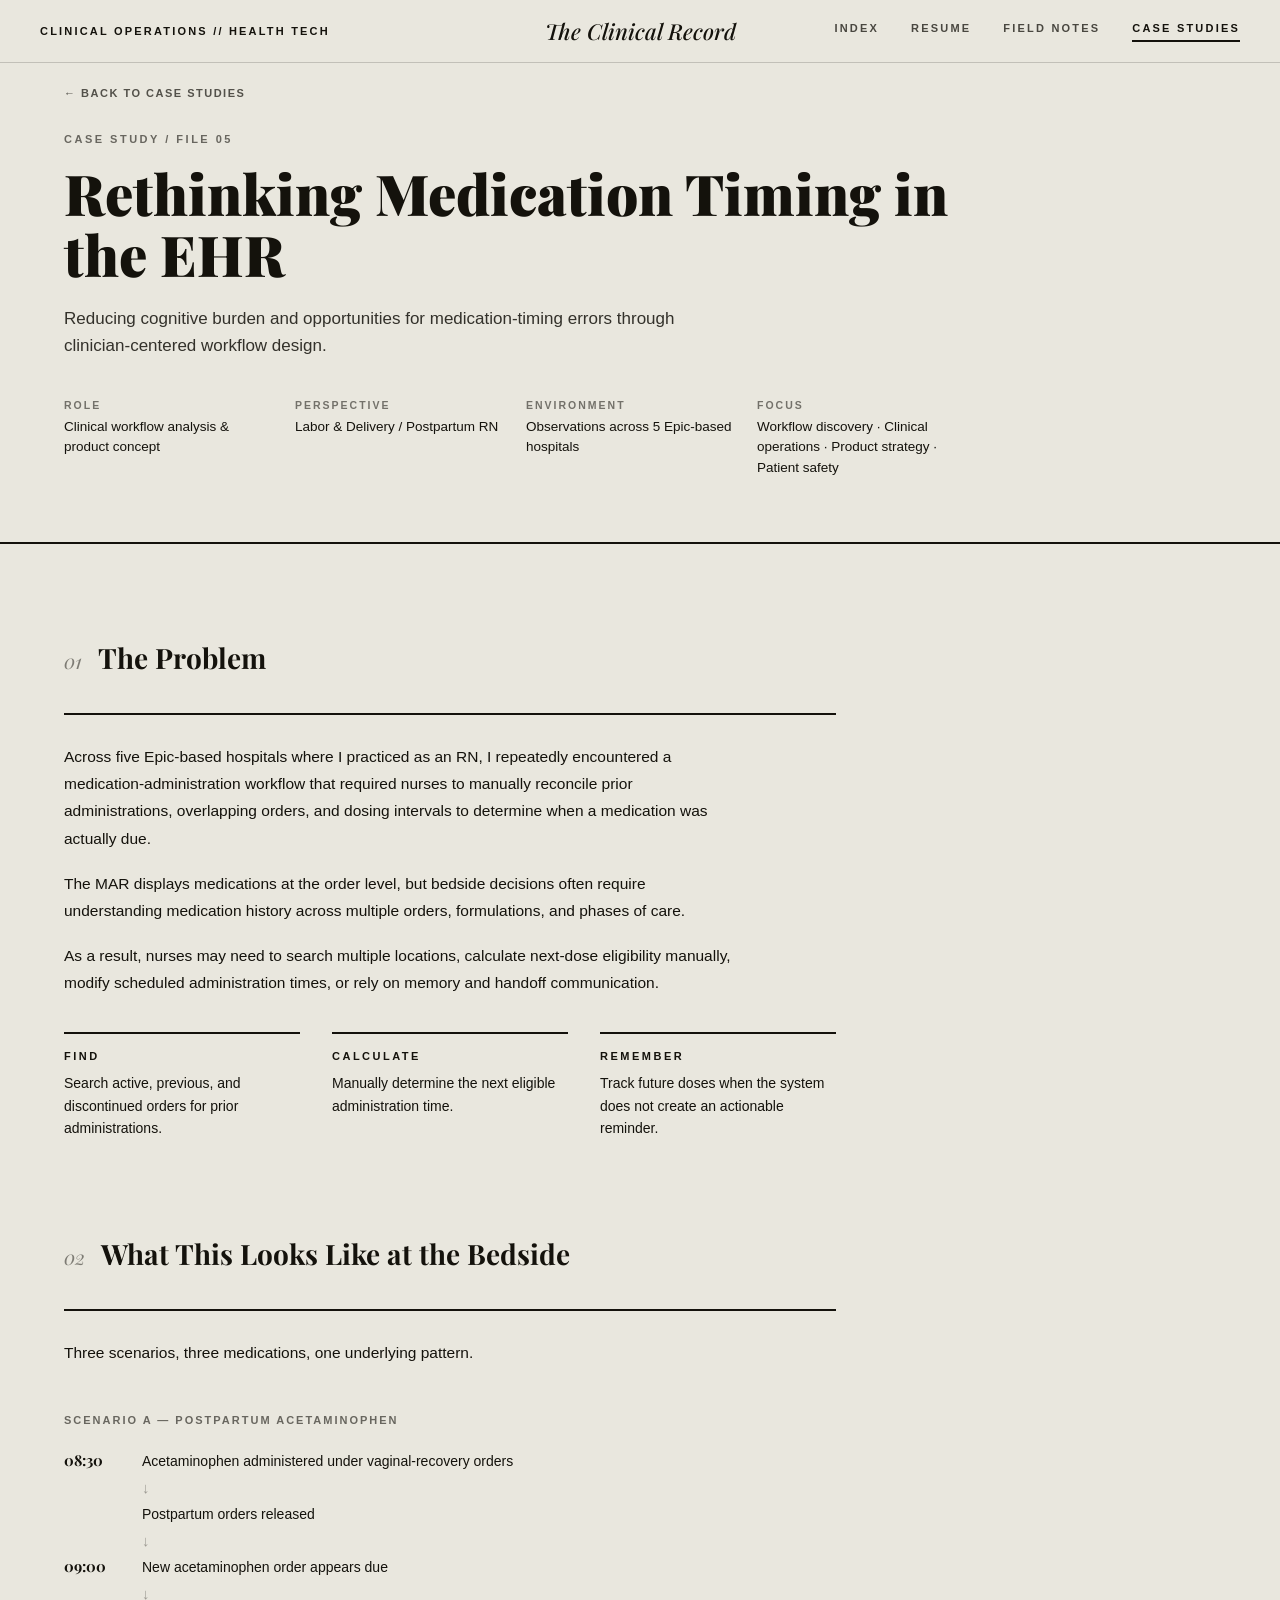
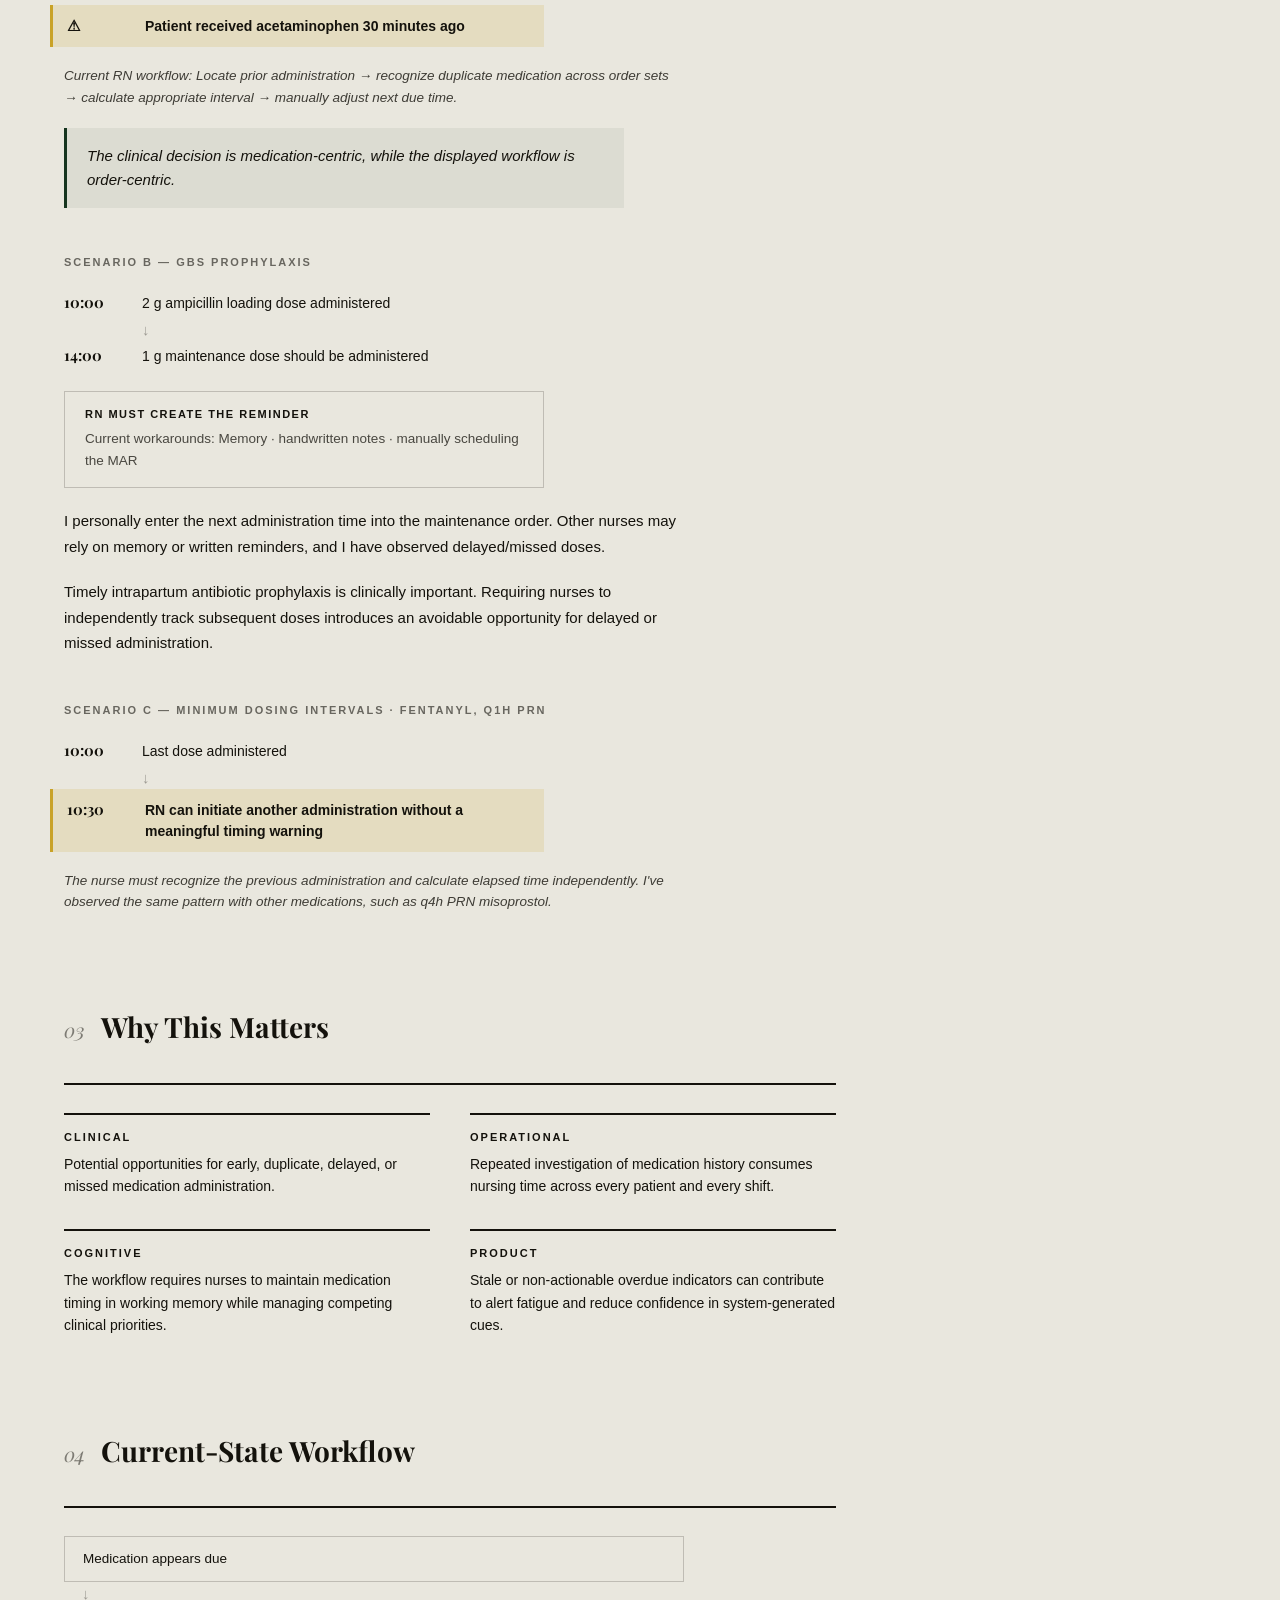
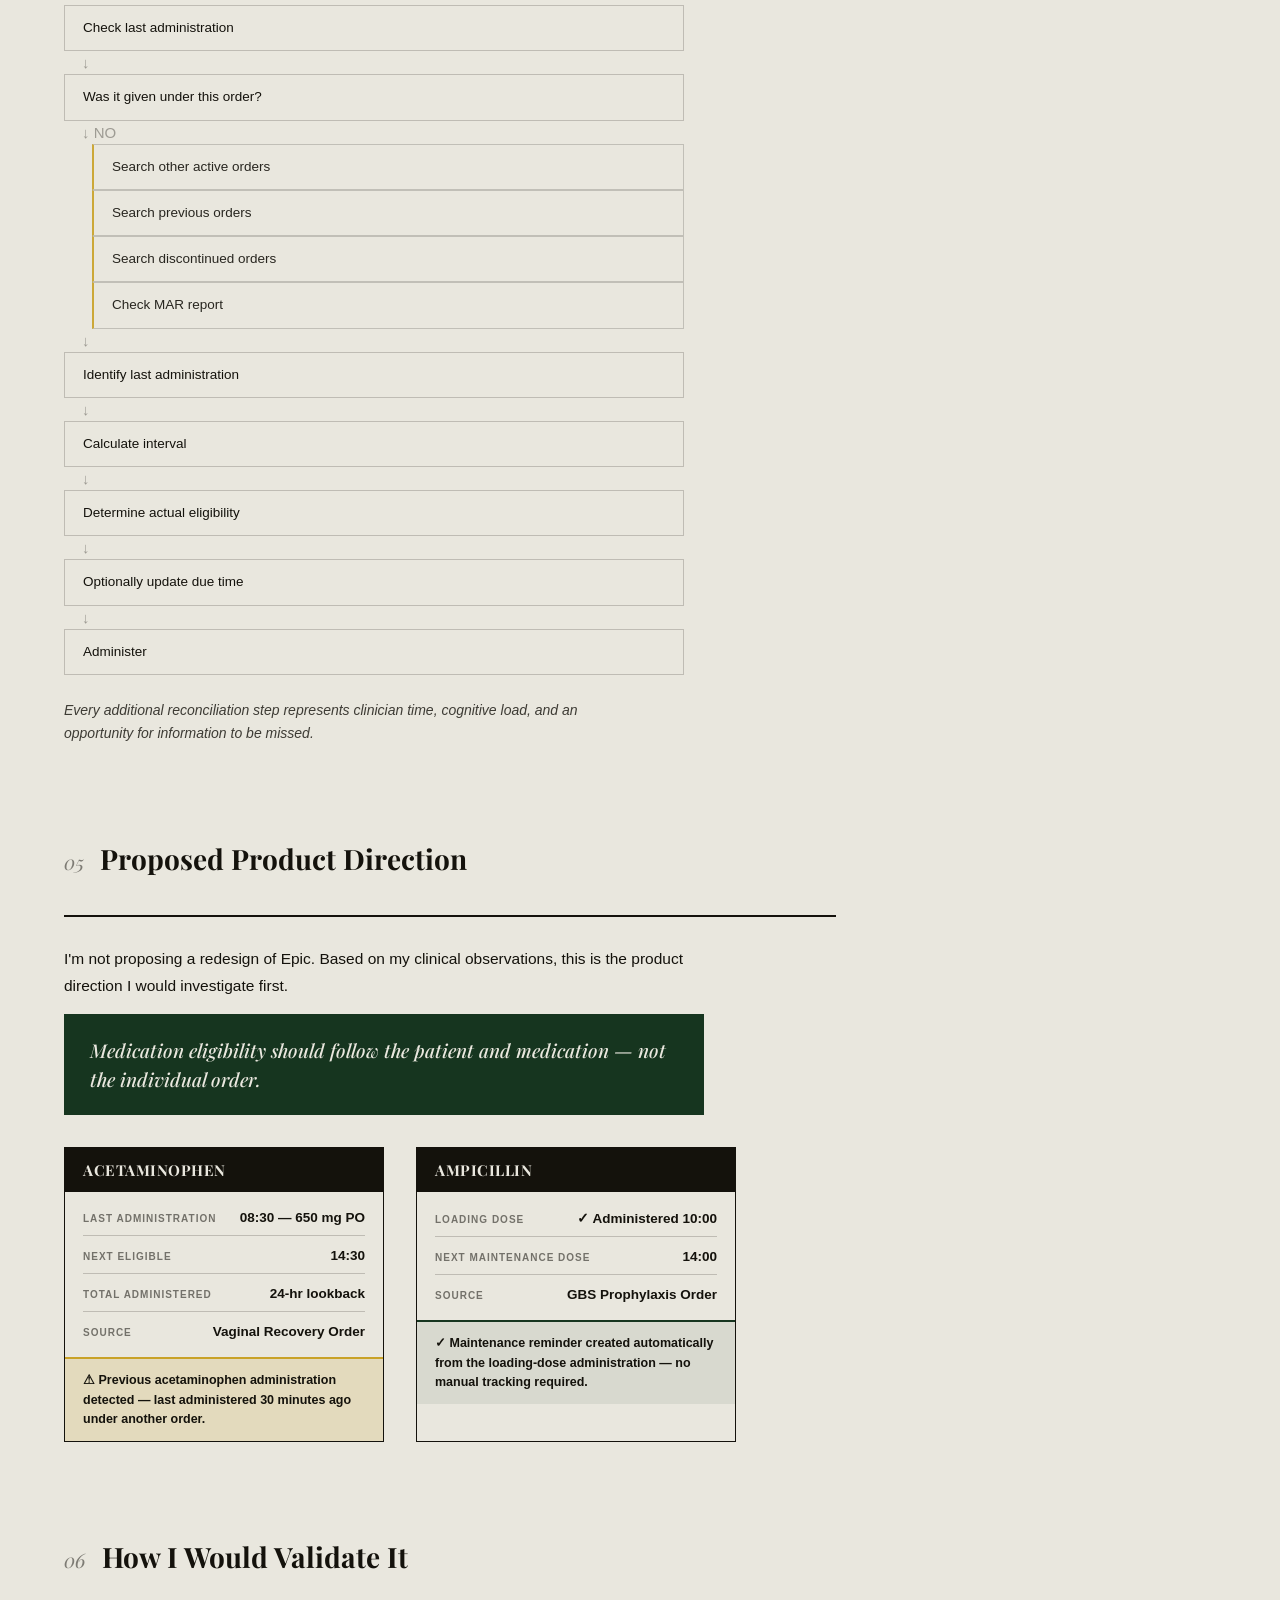
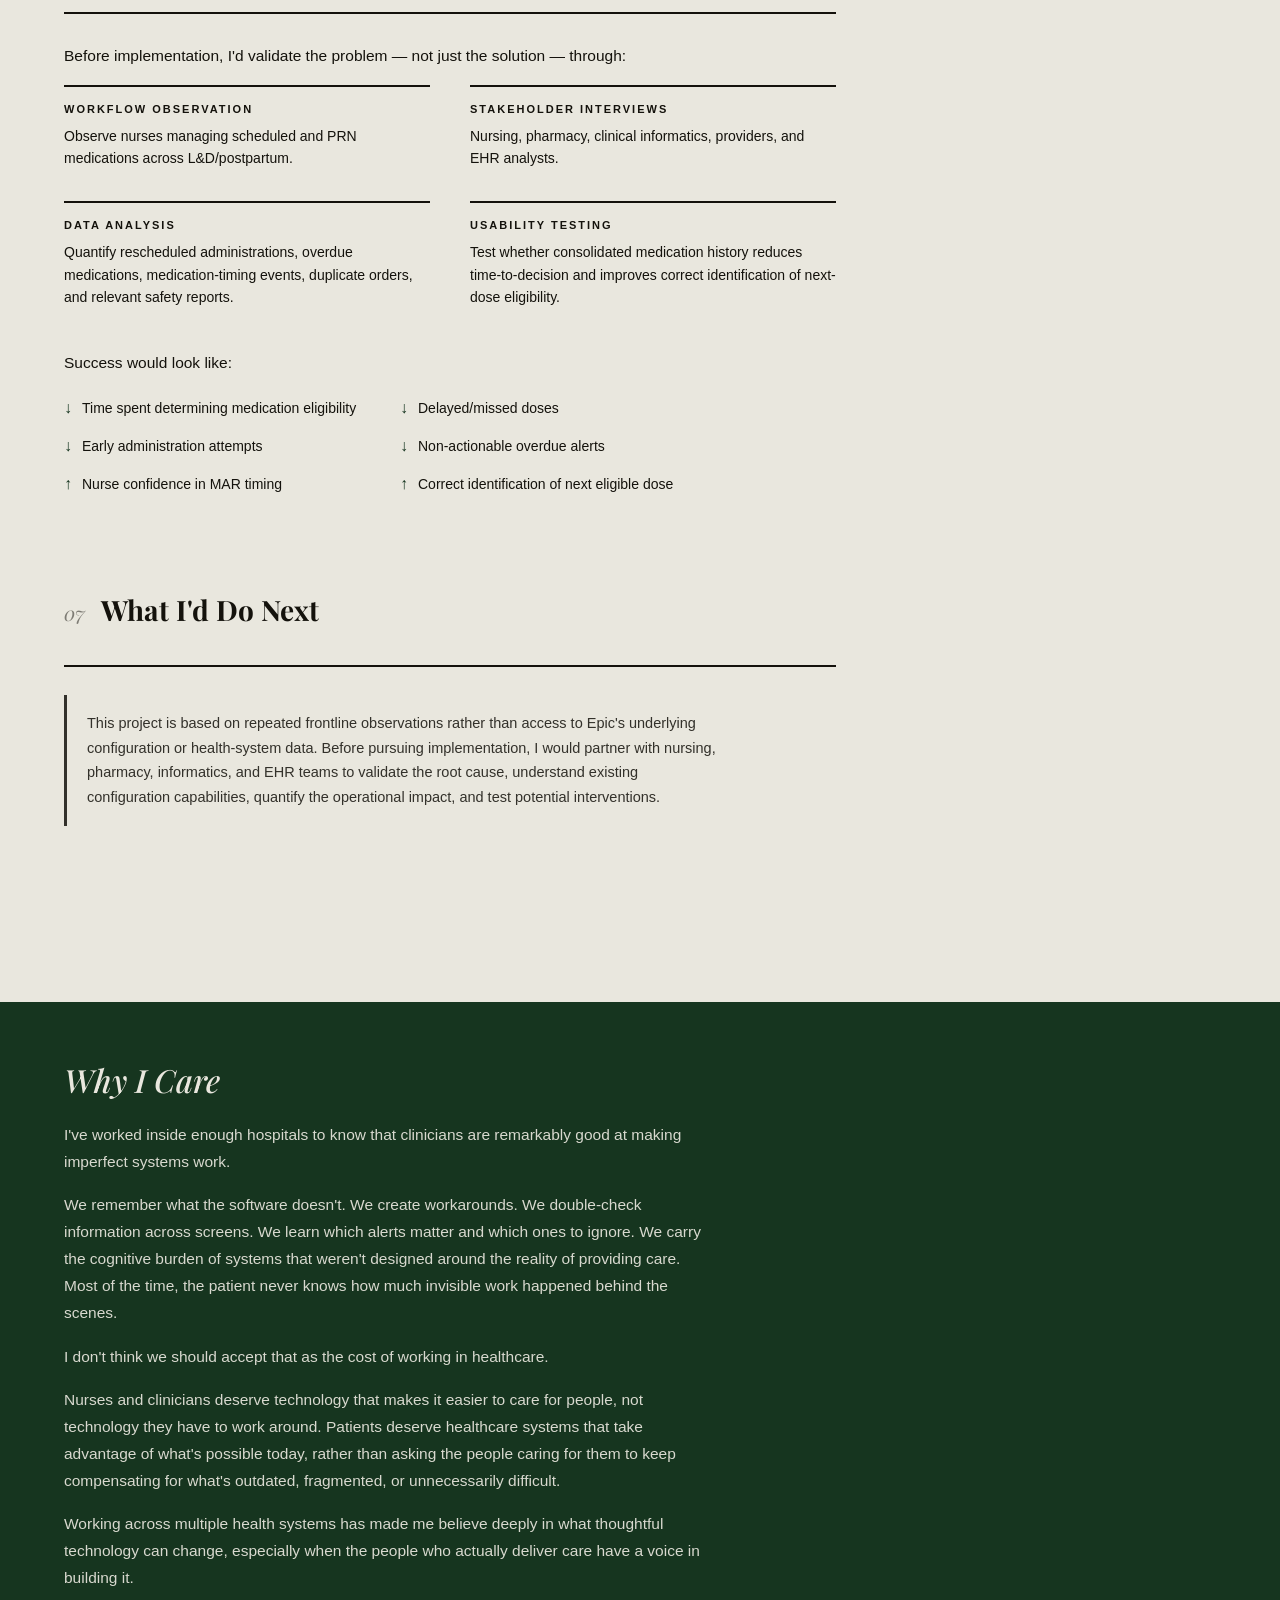
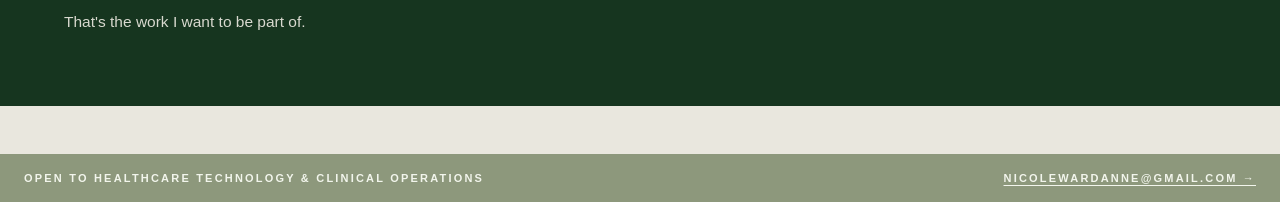
<file: case-study-medication-timing.html>
<!DOCTYPE html>
<html lang="en">
<head>
<meta charset="utf-8">
<script>
    !function(t,e){var o,n,p,r;e.__SV||(window.posthog && window.posthog.__loaded)||(window.posthog=e,e._i=[],e.init=function(i,s,a){function g(t,e){var o=e.split(".");2==o.length&&(t=t[o[0]],e=o[1]),t[e]=function(){t.push([e].concat(Array.prototype.slice.call(arguments,0)))}}p||((p=t.createElement("script")).type="text/javascript",p.crossOrigin="anonymous",p.async=!0,p.src=s.api_host.replace(".i.posthog.com","-assets.i.posthog.com")+"/static/array.js",p.onerror=function(){p=null},(r=t.getElementsByTagName("script")[0]).parentNode.insertBefore(p,r));var u=e;for(void 0!==a?u=e[a]=[]:a="posthog",u.people=u.people||[],u.toString=function(t){var e="posthog";return"posthog"!==a&&(e+="."+a),t||(e+=" (stub)"),e},u.people.toString=function(){return u.toString(1)+".people (stub)"},o="bn init $n Nn Un Zi qn Wn Ln capture Bn mn calculateEventProperties Kn register register_once register_for_session unregister unregister_for_session ts Dn Xn getFeatureFlag getFeatureFlagPayload getFeatureFlagResult getAllFeatureFlags isFeatureEnabled reloadFeatureFlags updateFlags updateEarlyAccessFeatureEnrollment getEarlyAccessFeatures on onFeatureFlags onSurveysLoaded onSessionId getSurveys getActiveMatchingSurveys renderSurvey displaySurvey cancelPendingSurvey canRenderSurvey canRenderSurveyAsync es identify setPersonProperties unsetPersonProperties group resetGroups setPersonPropertiesForFlags resetPersonPropertiesForFlags setGroupPropertiesForFlags resetGroupPropertiesForFlags reset rs shutdown setIdentity clearIdentity get_distinct_id getGroups get_session_id get_session_replay_url alias set_config startSessionRecording stopSessionRecording sessionRecordingStarted captureException addExceptionStep captureLog startExceptionAutocapture stopExceptionAutocapture loadToolbar get_property getSessionProperty Jn Gn createPersonProfile setInternalOrTestUser Yn An os opt_in_capturing opt_out_capturing has_opted_in_capturing has_opted_out_capturing get_explicit_consent_status is_capturing clear_opt_in_out_capturing Vn debug Qi Pt getPageViewId captureTraceFeedback captureTraceMetric In".split(" "),n=0;n<o.length;n++)g(u,o[n]);e._i.push([i,s,a])},e.__SV=1)}(document,window.posthog||[]);
    posthog.init('phc_vL4u4TnsAkKVVP4mgbZHY4oPzru8EBiTWzDFki8Uponz', {
        api_host: 'https://us.i.posthog.com',
        defaults: '2026-05-30',
        person_profiles: 'identified_only', // or 'always' to create profiles for anonymous users as well
    })
</script>
<meta name="viewport" content="width=device-width, initial-scale=1">
<title>Rethinking Medication Timing in the EHR — Nicole Ward</title>
<meta name="description" content="A clinician-centered workflow case study on medication-timing risk in the Epic MAR, from problem observation to proposed product direction.">
<link rel="preconnect" href="https://fonts.googleapis.com">
<link rel="preconnect" href="https://fonts.gstatic.com" crossorigin>
<link href="https://fonts.googleapis.com/css2?family=Playfair+Display:ital,wght@0,500;0,700;0,900;1,500;1,700;1,900&display=swap" rel="stylesheet">
<link rel="stylesheet" href="css/style.css">
<link rel="stylesheet" href="css/case-study.css">
</head>
<body>
<div class="page">

  <header class="site-header">
    <div class="clock-text">CLINICAL OPERATIONS // HEALTH TECH</div>
    <a class="brand" href="index.html">The Clinical Record</a>
    <nav class="site-nav">
      <a class="nav-btn" href="index.html">INDEX</a>
      <a class="nav-btn" href="index.html#resume">RESUME</a>
      <a class="nav-btn" href="index.html#cases">FIELD NOTES</a>
      <a class="nav-btn active" href="index.html#case-studies">CASE STUDIES</a>
    </nav>
  </header>

  <div class="cs-back">
    <a class="cs-back-link" href="index.html#case-studies">← BACK TO CASE STUDIES</a>
  </div>

  <div class="cs-header">
    <div class="cs-eyebrow">CASE STUDY / FILE 05</div>
    <h1 class="cs-title">Rethinking Medication Timing in the EHR</h1>
    <p class="cs-subtitle">Reducing cognitive burden and opportunities for medication-timing errors through clinician-centered workflow design.</p>
    <dl class="cs-meta-grid">
      <div class="cs-meta-item">
        <dt>ROLE</dt>
        <dd>Clinical workflow analysis &amp; product concept</dd>
      </div>
      <div class="cs-meta-item">
        <dt>PERSPECTIVE</dt>
        <dd>Labor &amp; Delivery / Postpartum RN</dd>
      </div>
      <div class="cs-meta-item">
        <dt>ENVIRONMENT</dt>
        <dd>Observations across 5 Epic-based hospitals</dd>
      </div>
      <div class="cs-meta-item">
        <dt>FOCUS</dt>
        <dd>Workflow discovery · Clinical operations · Product strategy · Patient safety</dd>
      </div>
    </dl>
  </div>

  <main class="cs-body">

    <!-- 01 — THE PROBLEM -->
    <section class="cs-section">
      <div class="cs-section-head">
        <span class="cs-section-num">01</span>
        <h2 class="cs-section-title">The Problem</h2>
      </div>

      <p class="cs-text">Across five Epic-based hospitals where I practiced as an RN, I repeatedly encountered a medication-administration workflow that required nurses to manually reconcile prior administrations, overlapping orders, and dosing intervals to determine when a medication was actually due.</p>
      <p class="cs-text">The MAR displays medications at the order level, but bedside decisions often require understanding medication history across multiple orders, formulations, and phases of care.</p>
      <p class="cs-text">As a result, nurses may need to search multiple locations, calculate next-dose eligibility manually, modify scheduled administration times, or rely on memory and handoff communication.</p>

      <div class="fcr-grid">
        <div class="fcr-card">
          <div class="fcr-label">FIND</div>
          <p class="fcr-desc">Search active, previous, and discontinued orders for prior administrations.</p>
        </div>
        <div class="fcr-card">
          <div class="fcr-label">CALCULATE</div>
          <p class="fcr-desc">Manually determine the next eligible administration time.</p>
        </div>
        <div class="fcr-card">
          <div class="fcr-label">REMEMBER</div>
          <p class="fcr-desc">Track future doses when the system does not create an actionable reminder.</p>
        </div>
      </div>
    </section>

    <!-- 02 — WHAT THIS LOOKS LIKE AT THE BEDSIDE -->
    <section class="cs-section">
      <div class="cs-section-head">
        <span class="cs-section-num">02</span>
        <h2 class="cs-section-title">What This Looks Like at the Bedside</h2>
      </div>
      <p class="cs-text">Three scenarios, three medications, one underlying pattern.</p>

      <div class="scenario">
        <div class="scenario-label">SCENARIO A — POSTPARTUM ACETAMINOPHEN</div>
        <div class="timeline">
          <div class="timeline-step">
            <div class="timeline-time">08:30</div>
            <div class="timeline-content">Acetaminophen administered under vaginal-recovery orders</div>
          </div>
          <div class="timeline-arrow">↓</div>
          <div class="timeline-step">
            <div class="timeline-time"></div>
            <div class="timeline-content">Postpartum orders released</div>
          </div>
          <div class="timeline-arrow">↓</div>
          <div class="timeline-step">
            <div class="timeline-time">09:00</div>
            <div class="timeline-content">New acetaminophen order appears due</div>
          </div>
          <div class="timeline-arrow">↓</div>
          <div class="timeline-step timeline-step--warning">
            <div class="timeline-time">⚠</div>
            <div class="timeline-content">Patient received acetaminophen 30 minutes ago</div>
          </div>
        </div>
        <p class="scenario-workflow">Current RN workflow: Locate prior administration → recognize duplicate medication across order sets → calculate appropriate interval → manually adjust next due time.</p>
        <div class="insight-box">The clinical decision is medication-centric, while the displayed workflow is order-centric.</div>
      </div>

      <div class="scenario">
        <div class="scenario-label">SCENARIO B — GBS PROPHYLAXIS</div>
        <div class="timeline">
          <div class="timeline-step">
            <div class="timeline-time">10:00</div>
            <div class="timeline-content">2 g ampicillin loading dose administered</div>
          </div>
          <div class="timeline-arrow">↓</div>
          <div class="timeline-step">
            <div class="timeline-time">14:00</div>
            <div class="timeline-content">1 g maintenance dose should be administered</div>
          </div>
        </div>
        <div class="reminder-box">
          <div class="reminder-box-title">RN MUST CREATE THE REMINDER</div>
          <p class="reminder-box-detail">Current workarounds: Memory · handwritten notes · manually scheduling the MAR</p>
        </div>
        <p class="scenario-quote">I personally enter the next administration time into the maintenance order. Other nurses may rely on memory or written reminders, and I have observed delayed/missed doses.</p>
        <p class="scenario-quote">Timely intrapartum antibiotic prophylaxis is clinically important. Requiring nurses to independently track subsequent doses introduces an avoidable opportunity for delayed or missed administration.</p>
      </div>

      <div class="scenario">
        <div class="scenario-label">SCENARIO C — MINIMUM DOSING INTERVALS · FENTANYL, Q1H PRN</div>
        <div class="timeline">
          <div class="timeline-step">
            <div class="timeline-time">10:00</div>
            <div class="timeline-content">Last dose administered</div>
          </div>
          <div class="timeline-arrow">↓</div>
          <div class="timeline-step timeline-step--warning">
            <div class="timeline-time">10:30</div>
            <div class="timeline-content">RN can initiate another administration without a meaningful timing warning</div>
          </div>
        </div>
        <p class="scenario-workflow">The nurse must recognize the previous administration and calculate elapsed time independently. I've observed the same pattern with other medications, such as q4h PRN misoprostol.</p>
      </div>
    </section>

    <!-- 03 — WHY THIS MATTERS -->
    <section class="cs-section">
      <div class="cs-section-head">
        <span class="cs-section-num">03</span>
        <h2 class="cs-section-title">Why This Matters</h2>
      </div>
      <div class="info-grid">
        <div class="info-card">
          <div class="info-label">CLINICAL</div>
          <p class="info-desc">Potential opportunities for early, duplicate, delayed, or missed medication administration.</p>
        </div>
        <div class="info-card">
          <div class="info-label">OPERATIONAL</div>
          <p class="info-desc">Repeated investigation of medication history consumes nursing time across every patient and every shift.</p>
        </div>
        <div class="info-card">
          <div class="info-label">COGNITIVE</div>
          <p class="info-desc">The workflow requires nurses to maintain medication timing in working memory while managing competing clinical priorities.</p>
        </div>
        <div class="info-card">
          <div class="info-label">PRODUCT</div>
          <p class="info-desc">Stale or non-actionable overdue indicators can contribute to alert fatigue and reduce confidence in system-generated cues.</p>
        </div>
      </div>
    </section>

    <!-- 04 — CURRENT-STATE WORKFLOW -->
    <section class="cs-section">
      <div class="cs-section-head">
        <span class="cs-section-num">04</span>
        <h2 class="cs-section-title">Current-State Workflow</h2>
      </div>
      <div class="flow-diagram">
        <div class="flow-step">Medication appears due</div>
        <div class="flow-arrow">↓</div>
        <div class="flow-step">Check last administration</div>
        <div class="flow-arrow">↓</div>
        <div class="flow-step">Was it given under this order?</div>
        <div class="flow-arrow">↓ NO</div>
        <div class="flow-step flow-step--branch">Search other active orders</div>
        <div class="flow-step flow-step--branch">Search previous orders</div>
        <div class="flow-step flow-step--branch">Search discontinued orders</div>
        <div class="flow-step flow-step--branch">Check MAR report</div>
        <div class="flow-arrow">↓</div>
        <div class="flow-step">Identify last administration</div>
        <div class="flow-arrow">↓</div>
        <div class="flow-step">Calculate interval</div>
        <div class="flow-arrow">↓</div>
        <div class="flow-step">Determine actual eligibility</div>
        <div class="flow-arrow">↓</div>
        <div class="flow-step">Optionally update due time</div>
        <div class="flow-arrow">↓</div>
        <div class="flow-step">Administer</div>
      </div>
      <p class="cs-caption">Every additional reconciliation step represents clinician time, cognitive load, and an opportunity for information to be missed.</p>
    </section>

    <!-- 05 — PROPOSED PRODUCT DIRECTION -->
    <section class="cs-section">
      <div class="cs-section-head">
        <span class="cs-section-num">05</span>
        <h2 class="cs-section-title">Proposed Product Direction</h2>
      </div>
      <p class="cs-text">I'm not proposing a redesign of Epic. Based on my clinical observations, this is the product direction I would investigate first.</p>
      <div class="principle-box">Medication eligibility should follow the patient and medication — not the individual order.</div>

      <div class="med-cards">
        <div class="med-card">
          <div class="med-card-header">ACETAMINOPHEN</div>
          <div class="med-card-body">
            <div class="med-card-row">
              <span class="med-row-label">Last administration</span>
              <span class="med-row-value">08:30 — 650 mg PO</span>
            </div>
            <div class="med-card-row">
              <span class="med-row-label">Next eligible</span>
              <span class="med-row-value">14:30</span>
            </div>
            <div class="med-card-row">
              <span class="med-row-label">Total administered</span>
              <span class="med-row-value">24-hr lookback</span>
            </div>
            <div class="med-card-row">
              <span class="med-row-label">Source</span>
              <span class="med-row-value">Vaginal Recovery Order</span>
            </div>
          </div>
          <div class="med-card-warning">⚠ Previous acetaminophen administration detected — last administered 30 minutes ago under another order.</div>
        </div>

        <div class="med-card">
          <div class="med-card-header">AMPICILLIN</div>
          <div class="med-card-body">
            <div class="med-card-row">
              <span class="med-row-label">Loading dose</span>
              <span class="med-row-value">✓ Administered 10:00</span>
            </div>
            <div class="med-card-row">
              <span class="med-row-label">Next maintenance dose</span>
              <span class="med-row-value">14:00</span>
            </div>
            <div class="med-card-row">
              <span class="med-row-label">Source</span>
              <span class="med-row-value">GBS Prophylaxis Order</span>
            </div>
          </div>
          <div class="med-card-ok">✓ Maintenance reminder created automatically from the loading-dose administration — no manual tracking required.</div>
        </div>
      </div>
    </section>

    <!-- 06 — HOW I WOULD VALIDATE IT -->
    <section class="cs-section">
      <div class="cs-section-head">
        <span class="cs-section-num">06</span>
        <h2 class="cs-section-title">How I Would Validate It</h2>
      </div>
      <p class="cs-text">Before implementation, I'd validate the problem — not just the solution — through:</p>
      <div class="info-grid">
        <div class="info-card">
          <div class="info-label">WORKFLOW OBSERVATION</div>
          <p class="info-desc">Observe nurses managing scheduled and PRN medications across L&amp;D/postpartum.</p>
        </div>
        <div class="info-card">
          <div class="info-label">STAKEHOLDER INTERVIEWS</div>
          <p class="info-desc">Nursing, pharmacy, clinical informatics, providers, and EHR analysts.</p>
        </div>
        <div class="info-card">
          <div class="info-label">DATA ANALYSIS</div>
          <p class="info-desc">Quantify rescheduled administrations, overdue medications, medication-timing events, duplicate orders, and relevant safety reports.</p>
        </div>
        <div class="info-card">
          <div class="info-label">USABILITY TESTING</div>
          <p class="info-desc">Test whether consolidated medication history reduces time-to-decision and improves correct identification of next-dose eligibility.</p>
        </div>
      </div>

      <p class="cs-text" style="margin-top:40px">Success would look like:</p>
      <div class="metrics-grid">
        <div class="metric-item"><span class="metric-arrow">↓</span> Time spent determining medication eligibility</div>
        <div class="metric-item"><span class="metric-arrow">↓</span> Delayed/missed doses</div>
        <div class="metric-item"><span class="metric-arrow">↓</span> Early administration attempts</div>
        <div class="metric-item"><span class="metric-arrow">↓</span> Non-actionable overdue alerts</div>
        <div class="metric-item"><span class="metric-arrow">↑</span> Nurse confidence in MAR timing</div>
        <div class="metric-item"><span class="metric-arrow">↑</span> Correct identification of next eligible dose</div>
      </div>
    </section>

    <!-- 07 — WHAT I'D DO NEXT -->
    <section class="cs-section">
      <div class="cs-section-head">
        <span class="cs-section-num">07</span>
        <h2 class="cs-section-title">What I'd Do Next</h2>
      </div>
      <div class="disclaimer-box">This project is based on repeated frontline observations rather than access to Epic's underlying configuration or health-system data. Before pursuing implementation, I would partner with nursing, pharmacy, informatics, and EHR teams to validate the root cause, understand existing configuration capabilities, quantify the operational impact, and test potential interventions.</div>
    </section>

  </main>

  <div class="cs-closing">
    <h2 class="cs-closing-title">Why I Care</h2>
    <p class="cs-closing-text">I've worked inside enough hospitals to know that clinicians are remarkably good at making imperfect systems work.</p>
    <p class="cs-closing-text">We remember what the software doesn't. We create workarounds. We double-check information across screens. We learn which alerts matter and which ones to ignore. We carry the cognitive burden of systems that weren't designed around the reality of providing care. Most of the time, the patient never knows how much invisible work happened behind the scenes.</p>
    <p class="cs-closing-text">I don't think we should accept that as the cost of working in healthcare.</p>
    <p class="cs-closing-text">Nurses and clinicians deserve technology that makes it easier to care for people, not technology they have to work around. Patients deserve healthcare systems that take advantage of what's possible today, rather than asking the people caring for them to keep compensating for what's outdated, fragmented, or unnecessarily difficult.</p>
    <p class="cs-closing-text">Working across multiple health systems has made me believe deeply in what thoughtful technology can change, especially when the people who actually deliver care have a voice in building it.</p>
    <p class="cs-closing-text">That's the work I want to be part of.</p>
  </div>

  <div class="cta-bar">
    <span class="cta-text">OPEN TO HEALTHCARE TECHNOLOGY &amp; CLINICAL OPERATIONS</span>
    <a href="mailto:nicolewardanne@gmail.com" class="cta-link">NICOLEWARDANNE@GMAIL.COM →</a>
  </div>

</div>
<script src="js/app.js"></script>
</body>
</html>
</file>
<file: css/style.css>
:root {
  --bg: #E9E7DE;
  --ink: #14120C;
  --green: #16351F;
  --green-hover: #1F4A2A;
  --cream: #F2F5EC;
  --accent: #8D987C;
  --amber: #C9A227;
  --hr: rgba(20,18,12,0.2);
}

* { box-sizing: border-box; }

html, body { margin: 0; padding: 0; background: var(--bg); }

body {
  font-family: "Helvetica Neue", Helvetica, Arial, sans-serif;
  color: var(--ink);
}

a { color: var(--ink); text-decoration: underline; text-underline-offset: 3px; }
a:hover { color: var(--green); }

a:focus-visible,
button:focus-visible {
  outline: 2px solid var(--green);
  outline-offset: 3px;
}

::selection { background: var(--accent); color: #0B2412; }

em { font-style: italic; }

.page {
  display: flex;
  flex-direction: column;
  min-height: 100vh;
  background: var(--bg);
  color: var(--ink);
}

.tight { letter-spacing: -4px; }

/* ---------- header ---------- */
.site-header {
  display: grid;
  grid-template-columns: 1fr auto 1fr;
  align-items: center;
  padding: 16px 40px;
  border-bottom: 1px solid rgba(20,18,12,0.18);
  gap: 24px;
}

.clock-text {
  font-size: 11px;
  font-weight: 600;
  letter-spacing: 2.2px;
}

.brand {
  font-family: "Playfair Display", serif;
  font-style: italic;
  font-weight: 500;
  font-size: 22px;
  justify-self: center;
  text-decoration: none;
  color: var(--ink);
}
.brand:hover { color: var(--green); }

.site-nav {
  display: flex;
  gap: 32px;
  justify-content: flex-end;
}

.nav-btn {
  background: none;
  border: none;
  cursor: pointer;
  padding: 2px 0 6px;
  font-size: 11px;
  letter-spacing: 2.2px;
  font-weight: 700;
  color: var(--ink);
  font-family: inherit;
  border-bottom: 2px solid transparent;
  opacity: 0.75;
  text-decoration: none;
  display: inline-block;
}

.nav-btn.active {
  border-bottom: 2px solid var(--ink);
  opacity: 1;
}

/* ---------- views ---------- */
.view { display: none; flex-direction: column; flex: 1; }
.view.active { display: flex; }

/* ---------- index: hero grid ---------- */
.index-grid {
  flex: 1;
  display: grid;
  grid-template-columns: 5fr 6fr 4fr;
  min-height: 0;
}

.left-col {
  display: flex;
  flex-direction: column;
  justify-content: space-between;
  gap: 48px;
  padding: 48px 48px 56px 40px;
}

.logo-spin { display: block; animation: om-spin 16s linear infinite; }
.logo-text { font-size: 10px; font-weight: 600; fill: var(--ink); }

@keyframes om-spin {
  from { transform: rotate(0deg); }
  to { transform: rotate(360deg); }
}

.hero-title {
  margin: 0;
  font-family: "Playfair Display", serif;
  font-weight: 900;
  font-size: clamp(64px, 6.5vw, 104px);
  line-height: 0.98;
  letter-spacing: -1px;
}
.hero-title em { font-weight: 700; }

.hero-sub {
  max-width: 360px;
  font-size: 16.5px;
  line-height: 1.6;
  margin: 28px 0 0;
}

.portrait-wrap {
  position: relative;
  min-height: 0;
}

.portrait-photo-box {
  position: absolute;
  inset: 0;
  background: #d8d5c9;
  overflow: hidden;
}

.portrait-photo {
  width: 100%;
  height: 100%;
  object-fit: cover;
  display: block;
}

.portrait-fallback {
  display: none;
  position: absolute;
  inset: 0;
  align-items: center;
  justify-content: center;
  text-align: center;
  padding: 24px;
  font-size: 12px;
  letter-spacing: 0.5px;
  color: rgba(20,18,12,0.55);
}
.portrait-fallback code {
  background: rgba(20,18,12,0.08);
  padding: 1px 5px;
  border-radius: 3px;
}
.portrait-missing .portrait-photo { display: none; }
.portrait-missing .portrait-fallback { display: flex; }

.portrait-caption {
  position: absolute;
  left: 0; right: 0; bottom: 0;
  background: var(--accent);
  color: var(--cream);
  display: flex;
  justify-content: space-between;
  align-items: center;
  padding: 14px 28px;
  font-size: 11px;
  font-weight: 700;
  letter-spacing: 2.2px;
  pointer-events: none;
}

.stats-col {
  background: var(--green);
  color: var(--bg);
  display: flex;
  flex-direction: column;
  padding: 48px 40px 56px;
}

.stat-label {
  font-size: 11px;
  letter-spacing: 2.5px;
  font-weight: 600;
  opacity: 0.65;
}

.stat-value {
  font-family: "Helvetica Neue", Helvetica, Arial, sans-serif;
  font-weight: 300;
  font-size: 58px;
  letter-spacing: -1px;
  margin-top: 12px;
}

.stat-divider {
  border-top: 1px solid rgba(233,231,222,0.25);
  margin: 32px 0;
}

.stats-spacer { flex: 1; }

.stats-motto {
  font-size: 11.5px;
  letter-spacing: 2px;
  font-weight: 600;
  line-height: 1.7;
  margin-top: 48px;
}

.stats-btn.nav-btn {
  margin-top: 18px;
  border: 1px solid rgba(233,231,222,0.4);
  color: var(--bg);
  padding: 12px 18px;
  text-align: center;
  white-space: nowrap;
  opacity: 1;
}
.stats-btn.nav-btn:hover { background: rgba(233,231,222,0.12); }

/* ---------- featured work (homepage) ---------- */
.featured-work {
  padding: 0 64px;
  margin-top: 64px;
}

.featured-card {
  display: block;
  background: var(--green);
  color: var(--bg);
  text-decoration: none;
  padding: 40px 48px;
}
.featured-card:hover { background: var(--green-hover); color: var(--bg); }

.featured-card-eyebrow {
  font-size: 11px;
  letter-spacing: 2.2px;
  font-weight: 700;
  opacity: 0.65;
}

.featured-card-title {
  margin: 14px 0 0;
  font-family: "Playfair Display", serif;
  font-weight: 700;
  font-size: clamp(24px, 2.6vw, 34px);
  line-height: 1.15;
  max-width: 640px;
}

.featured-card-desc {
  margin: 14px 0 0;
  font-size: 14.5px;
  line-height: 1.65;
  max-width: 560px;
  opacity: 0.9;
}

.featured-card-cta {
  display: inline-block;
  margin-top: 22px;
  font-size: 11px;
  letter-spacing: 2.2px;
  font-weight: 700;
}

/* ---------- why i care (homepage) ---------- */
.why-care {
  background: var(--green);
  color: var(--bg);
  padding: 56px 64px;
}

.why-care-title {
  margin: 0;
  font-family: "Playfair Display", serif;
  font-style: italic;
  font-weight: 500;
  font-size: 32px;
}

.why-care-text {
  margin-top: 20px;
  font-size: 15.5px;
  line-height: 1.75;
  max-width: 640px;
  opacity: 0.92;
}
.why-care-text + .why-care-text { margin-top: 16px; }

/* ---------- innovation / case studies shared shell ---------- */
.cases-main {
  flex: 1;
  padding: 64px 64px 80px;
}

.cases-header {
  display: flex;
  justify-content: space-between;
  align-items: flex-end;
  border-bottom: 2px solid var(--ink);
  padding-bottom: 20px;
}

.section-title {
  margin: 0;
  font-family: "Playfair Display", serif;
  font-weight: 700;
  font-size: 36px;
}
.section-title--lg { font-size: 44px; }

.section-kicker {
  font-size: 11px;
  letter-spacing: 2.5px;
  font-weight: 700;
}

.problems-grid {
  display: grid;
  grid-template-columns: 1fr 1fr;
  gap: 40px 48px;
  margin-top: 40px;
}

.problem-card { border-top: 2px solid var(--ink); padding-top: 16px; }
.problem-num { font-family: "Playfair Display", serif; font-style: italic; font-size: 26px; }
.problem-title {
  margin: 12px 0 0;
  font-family: "Playfair Display", serif;
  font-weight: 700;
  font-size: 21px;
  line-height: 1.2;
}
.problem-desc { margin: 10px 0 0; font-size: 14px; line-height: 1.6; }

/* ---------- resume ---------- */
.dossier-grid {
  flex: 1;
  display: grid;
  grid-template-columns: 340px 1fr;
  column-gap: 72px;
  padding: 64px 64px 80px;
  align-content: start;
}

.file-tag {
  font-size: 11px;
  font-weight: 700;
  letter-spacing: 2.5px;
  padding-bottom: 8px;
  border-bottom: 2px solid var(--ink);
  display: inline-block;
}

.contact-list { margin: 40px 0 0; font-size: 13px; line-height: 1.5; }
.contact-list dt { font-size: 10.5px; letter-spacing: 2px; font-weight: 700; opacity: 0.55; }
.contact-list dd { margin: 4px 0 20px; }

.hr { border-top: 1px solid var(--hr); margin: 8px 0 24px; }

.label-small { font-size: 10.5px; letter-spacing: 2px; font-weight: 700; opacity: 0.55; }
.plain-list + .label-small { margin-top: 20px; }

.plain-list { margin: 12px 0 0; padding: 0; list-style: none; font-size: 13.5px; line-height: 2; }

.download-btn {
  display: inline-block;
  margin-top: 28px;
  background: var(--green);
  color: var(--bg);
  text-decoration: none;
  font-size: 11px;
  letter-spacing: 2.2px;
  font-weight: 700;
  padding: 14px 24px;
  white-space: nowrap;
}
.download-btn:hover { background: var(--green-hover); color: var(--bg); }

.resume-body { max-width: 760px; }

.resume-name {
  margin: 0;
  font-family: "Playfair Display", serif;
  font-weight: 700;
  font-size: clamp(36px, 3.6vw, 52px);
  line-height: 1.12;
}

.bio { margin: 28px 0 0; font-size: 15.5px; line-height: 1.7; max-width: 660px; }

.section-label {
  font-size: 10.5px;
  letter-spacing: 2px;
  font-weight: 700;
  border-bottom: 2px solid var(--ink);
  padding-bottom: 10px;
  margin-top: 48px;
}

.job { border-bottom: 1px solid var(--hr); padding: 28px 0; }
.job-header {
  display: flex;
  flex-wrap: wrap;
  gap: 8px 24px;
  justify-content: space-between;
  align-items: baseline;
}
.job-title { margin: 0; font-family: "Playfair Display", serif; font-weight: 700; font-size: 24px; }
.job-date { font-size: 11px; letter-spacing: 1.5px; font-weight: 600; opacity: 0.6; }
.job-org { font-size: 13px; font-style: italic; margin-top: 4px; opacity: 0.75; }
.job-list { margin: 14px 0 0; padding-left: 18px; font-size: 14.5px; line-height: 1.7; max-width: 640px; }

.competency-grid {
  display: grid;
  grid-template-columns: 1fr 1fr 1fr;
  gap: 32px;
  margin-top: 56px;
}
.competency-grid--two { grid-template-columns: 1fr 1fr; }

.competency-card { border-top: 1px solid var(--hr); padding-top: 16px; }

.resume-line { margin: 10px 0 0; font-size: 14px; line-height: 1.7; }
.resume-line + .resume-line { margin-top: 4px; }
.competency-title { font-family: "Playfair Display", serif; font-weight: 700; font-size: 19px; }
.competency-org { font-size: 12.5px; font-style: italic; margin-top: 4px; opacity: 0.75; }
.competency-desc { margin: 10px 0 0; font-size: 13.5px; line-height: 1.65; }

.skills-card { padding-top: 0; }
.skills-title { font-size: 10.5px; letter-spacing: 2px; font-weight: 700; margin-bottom: 12px; }

.cases-btn.nav-btn {
  margin-top: 56px;
  background: var(--green);
  border: none;
  color: var(--bg);
  padding: 14px 24px;
  cursor: pointer;
  white-space: nowrap;
  opacity: 1;
}
.cases-btn.nav-btn:hover { background: var(--green-hover); }

/* ---------- case studies ---------- */
.cases-list { display: grid; gap: 0; margin-top: 8px; }
.cases-list > .featured-card + .featured-card { margin-top: 24px; }

.case-article {
  display: grid;
  grid-template-columns: 180px 1fr 260px;
  gap: 48px;
  padding: 40px 0;
  border-bottom: 1px solid var(--hr);
}

.case-article--dark {
  background: var(--green);
  color: var(--bg);
  padding: 40px 32px;
  margin: 0 -32px;
}

.case-file { font-family: "Playfair Display", serif; font-style: italic; font-size: 28px; }

.case-meta { font-size: 10.5px; letter-spacing: 2px; font-weight: 700; opacity: 0.55; margin-bottom: 10px; }
.case-article--dark .case-meta { opacity: 0.6; }

.case-title { margin: 0; font-family: "Playfair Display", serif; font-weight: 700; font-size: 30px; }
.case-desc { margin: 14px 0 0; font-size: 15px; line-height: 1.65; max-width: 560px; }

.case-stat { border-left: 2px solid var(--ink); padding-left: 20px; align-self: center; }
.case-article--dark .case-stat { border-left-color: var(--bg); }

.case-stat-value { font-family: "Playfair Display", serif; font-size: 36px; }
.case-stat-label { font-size: 11px; letter-spacing: 1.5px; font-weight: 600; opacity: 0.6; margin-top: 4px; }
.case-article--dark .case-stat-label { opacity: 0.65; }

.cta-bar {
  display: flex;
  flex-wrap: wrap;
  gap: 12px;
  justify-content: space-between;
  align-items: center;
  margin-top: 48px;
  background: var(--accent);
  color: var(--cream);
  padding: 18px 24px;
}
.dossier-cta { grid-column: 1 / -1; }
.cta-text { font-size: 11px; letter-spacing: 2.2px; font-weight: 700; }
.cta-link { color: var(--cream); font-size: 11px; letter-spacing: 2.2px; font-weight: 700; }

/* ---------- mobile (< 760px) ---------- */
@media (max-width: 759px) {
  .site-header {
    display: flex;
    flex-direction: column;
    align-items: center;
    gap: 10px;
    padding: 14px 20px;
  }
  .brand { justify-self: unset; }
  .site-nav { justify-content: center; }
  .nav-btn { padding: 12px 4px; }

  .index-grid { grid-template-columns: 1fr; }
  .left-col { padding: 32px 24px 40px; gap: 40px; }
  .logo-mark { display: flex; justify-content: center; }
  .hero-title { text-align: center; }
  .portrait-wrap { position: relative; height: 440px; }
  .stats-col { padding: 32px 24px 40px; }

  .featured-work { padding: 0 24px; margin-top: 40px; }
  .featured-card { padding: 28px 24px; }

  .why-care { padding: 40px 24px; }

  .cases-main { padding: 40px 24px 64px; }
  .cases-header {
    flex-direction: column;
    align-items: flex-start;
    gap: 8px;
    padding-bottom: 16px;
  }

  .problems-grid { grid-template-columns: 1fr; gap: 28px; margin-top: 32px; }

  .dossier-grid { grid-template-columns: 1fr; padding: 40px 24px 64px; }
  .resume-body { margin-top: 48px; }

  .competency-grid { grid-template-columns: 1fr; gap: 28px; margin-top: 48px; }

  .case-article {
    grid-template-columns: 1fr;
    gap: 18px;
    padding: 32px 0;
  }
  .case-article--dark {
    padding: 32px 24px;
    margin: 0 -24px;
  }
}
</file>
<file: css/case-study.css>
/* ---------- back link ---------- */
.cs-back {
  padding: 20px 64px 0;
}
.cs-back-link {
  font-size: 11px;
  letter-spacing: 1.5px;
  font-weight: 700;
  text-decoration: none;
  opacity: 0.7;
}
.cs-back-link:hover { opacity: 1; }

/* ---------- title block ---------- */
.cs-header {
  padding: 32px 64px 48px;
  border-bottom: 2px solid var(--ink);
}

.cs-eyebrow {
  font-size: 11px;
  letter-spacing: 2.5px;
  font-weight: 700;
  opacity: 0.6;
}

.cs-title {
  margin: 18px 0 0;
  font-family: "Playfair Display", serif;
  font-weight: 900;
  font-size: clamp(34px, 4.4vw, 58px);
  line-height: 1.08;
  max-width: 900px;
}

.cs-subtitle {
  margin: 20px 0 0;
  font-size: 17px;
  line-height: 1.6;
  max-width: 640px;
  opacity: 0.85;
}

.cs-meta-grid {
  display: grid;
  grid-template-columns: repeat(4, 1fr);
  gap: 24px;
  margin-top: 40px;
  max-width: 900px;
}

.cs-meta-item dt {
  font-size: 10.5px;
  letter-spacing: 2px;
  font-weight: 700;
  opacity: 0.55;
}
.cs-meta-item dd {
  margin: 6px 0 0;
  font-size: 13.5px;
  line-height: 1.5;
}

/* ---------- body / sections ---------- */
.cs-body {
  padding: 0 64px 96px;
  max-width: 900px;
}

.cs-section { margin-top: 72px; }

.cs-section-head {
  display: flex;
  align-items: baseline;
  gap: 16px;
  border-bottom: 2px solid var(--ink);
  padding-bottom: 14px;
  margin-bottom: 28px;
}

.cs-section-num {
  font-family: "Playfair Display", serif;
  font-style: italic;
  font-size: 20px;
  opacity: 0.5;
}

.cs-section-title {
  font-family: "Playfair Display", serif;
  font-weight: 700;
  font-size: 28px;
}

.cs-text {
  font-size: 15.5px;
  line-height: 1.75;
  max-width: 680px;
}
.cs-text + .cs-text { margin-top: 18px; }

/* ---------- find / calculate / remember cards ---------- */
.fcr-grid {
  display: grid;
  grid-template-columns: 1fr 1fr 1fr;
  gap: 32px;
  margin-top: 36px;
}

.fcr-card { border-top: 2px solid var(--ink); padding-top: 16px; }

.fcr-label {
  font-size: 11px;
  letter-spacing: 2.5px;
  font-weight: 700;
}

.fcr-desc {
  margin: 10px 0 0;
  font-size: 14px;
  line-height: 1.6;
}

/* ---------- scenarios ---------- */
.scenario { margin-top: 48px; }
.scenario:first-child { margin-top: 32px; }

.scenario-label {
  font-size: 11px;
  letter-spacing: 2px;
  font-weight: 700;
  opacity: 0.6;
}

.scenario-workflow {
  margin-top: 18px;
  font-size: 13.5px;
  line-height: 1.6;
  font-style: italic;
  opacity: 0.8;
  max-width: 620px;
}

/* ---------- vertical timeline ---------- */
.timeline {
  display: flex;
  flex-direction: column;
  margin-top: 20px;
  max-width: 480px;
}

.timeline-step {
  display: flex;
  gap: 18px;
  align-items: flex-start;
  padding: 4px 0;
}

.timeline-time {
  font-family: "Playfair Display", serif;
  font-weight: 700;
  font-size: 15px;
  min-width: 60px;
  flex-shrink: 0;
}

.timeline-content { font-size: 14px; line-height: 1.5; padding-top: 1px; }

.timeline-arrow {
  padding-left: 78px;
  color: rgba(20,18,12,0.35);
  font-size: 15px;
  line-height: 1;
  margin: 4px 0;
}

.timeline-step--warning {
  background: rgba(201,162,39,0.16);
  border-left: 3px solid var(--amber);
  padding: 10px 14px;
  margin-left: -14px;
}
.timeline-step--warning .timeline-content { font-weight: 700; }

/* ---------- insight / callout boxes ---------- */
.insight-box {
  border-left: 3px solid var(--green);
  background: rgba(22,53,31,0.06);
  padding: 16px 20px;
  font-style: italic;
  font-size: 15px;
  line-height: 1.6;
  margin-top: 20px;
  max-width: 560px;
}

.disclaimer-box {
  border-left: 3px solid var(--ink);
  padding: 16px 20px;
  font-size: 14.5px;
  line-height: 1.7;
  opacity: 0.85;
  max-width: 680px;
  margin-top: 8px;
}

/* ---------- reminder / workaround block (scenario B) ---------- */
.reminder-box {
  border: 1px solid var(--hr);
  padding: 16px 20px;
  margin-top: 20px;
  max-width: 480px;
}

.reminder-box-title {
  font-size: 11px;
  letter-spacing: 1.5px;
  font-weight: 700;
}

.reminder-box-detail {
  margin: 8px 0 0;
  font-size: 13.5px;
  line-height: 1.6;
  opacity: 0.75;
}

.scenario-quote {
  margin-top: 20px;
  font-size: 15px;
  line-height: 1.7;
  max-width: 620px;
}

/* ---------- info cards (why it matters / validation) ---------- */
.info-grid {
  display: grid;
  grid-template-columns: 1fr 1fr;
  gap: 32px 40px;
}

.info-card { border-top: 2px solid var(--ink); padding-top: 16px; }

.info-label {
  font-size: 11px;
  letter-spacing: 2px;
  font-weight: 700;
}

.info-desc {
  margin: 10px 0 0;
  font-size: 14px;
  line-height: 1.6;
}

/* ---------- current-state workflow diagram ---------- */
.flow-diagram {
  display: flex;
  flex-direction: column;
  margin-top: 24px;
  max-width: 620px;
}

.flow-step {
  border: 1px solid var(--hr);
  padding: 12px 18px;
  font-size: 13.5px;
  line-height: 1.5;
}

.flow-step--branch {
  margin-left: 28px;
  border-left: 2px solid var(--amber);
  opacity: 0.9;
}

.flow-arrow {
  text-align: left;
  padding: 4px 0 4px 18px;
  color: rgba(20,18,12,0.35);
  font-size: 15px;
  line-height: 1;
}

.cs-caption {
  margin-top: 24px;
  font-size: 14px;
  line-height: 1.65;
  font-style: italic;
  opacity: 0.8;
  max-width: 560px;
}

/* ---------- design principle ---------- */
.principle-box {
  background: var(--green);
  color: var(--bg);
  padding: 22px 26px;
  font-family: "Playfair Display", serif;
  font-style: italic;
  font-weight: 500;
  font-size: 19px;
  line-height: 1.5;
  margin-top: 8px;
  max-width: 640px;
}

/* ---------- medication mockup cards ---------- */
.med-cards {
  display: flex;
  gap: 32px;
  flex-wrap: wrap;
  margin-top: 32px;
}

.med-card {
  border: 1px solid var(--ink);
  width: 320px;
  flex-shrink: 0;
}

.med-card-header {
  background: var(--ink);
  color: var(--bg);
  padding: 12px 18px;
  font-family: "Playfair Display", serif;
  font-weight: 700;
  font-size: 15px;
  letter-spacing: 0.5px;
}

.med-card-body {
  padding: 18px;
  display: flex;
  flex-direction: column;
  gap: 12px;
}

.med-card-row {
  display: flex;
  justify-content: space-between;
  align-items: baseline;
  gap: 12px;
  border-bottom: 1px solid var(--hr);
  padding-bottom: 10px;
}
.med-card-row:last-child { border-bottom: none; padding-bottom: 0; }

.med-row-label {
  opacity: 0.55;
  letter-spacing: 1px;
  font-size: 10px;
  font-weight: 700;
  text-transform: uppercase;
  white-space: nowrap;
}

.med-row-value {
  font-weight: 600;
  font-size: 13.5px;
  text-align: right;
}

.med-card-warning {
  background: rgba(201,162,39,0.18);
  border-top: 2px solid var(--amber);
  padding: 12px 18px;
  font-size: 12.5px;
  line-height: 1.55;
  font-weight: 600;
}

.med-card-ok {
  background: rgba(22,53,31,0.08);
  border-top: 2px solid var(--green);
  padding: 12px 18px;
  font-size: 12.5px;
  line-height: 1.55;
  font-weight: 600;
}

/* ---------- success metrics ---------- */
.metrics-grid {
  display: grid;
  grid-template-columns: 1fr 1fr;
  gap: 14px 32px;
  margin-top: 20px;
  max-width: 640px;
}

.metric-item {
  display: flex;
  align-items: baseline;
  gap: 10px;
  font-size: 14px;
  line-height: 1.5;
}

.metric-arrow {
  font-weight: 700;
  color: var(--green);
  font-size: 16px;
  flex-shrink: 0;
}

/* ---------- closing ---------- */
.cs-closing {
  background: var(--green);
  color: var(--bg);
  padding: 56px 64px;
  margin-top: 80px;
}

.cs-closing-title {
  margin: 0;
  font-family: "Playfair Display", serif;
  font-style: italic;
  font-weight: 500;
  font-size: 32px;
}

.cs-closing-text {
  margin-top: 20px;
  font-size: 15.5px;
  line-height: 1.75;
  max-width: 640px;
  opacity: 0.92;
}
.cs-closing-text + .cs-closing-text { margin-top: 16px; }

/* ---------- info grid: 3-column variant ---------- */
.info-grid--three { grid-template-columns: 1fr 1fr 1fr; }

/* ---------- punchy statement lines ---------- */
.cs2-statement {
  font-family: "Playfair Display", serif;
  font-weight: 700;
  font-size: 26px;
  line-height: 1.3;
  max-width: 640px;
}

.cs2-closer {
  margin-top: 20px;
  font-size: 15.5px;
  line-height: 1.6;
  font-weight: 700;
  max-width: 560px;
}

/* ---------- design question / callout ---------- */
.callout-box {
  border: 1px solid var(--ink);
  padding: 20px 24px;
  margin-top: 24px;
  max-width: 640px;
}

.callout-label {
  font-size: 10.5px;
  letter-spacing: 2px;
  font-weight: 700;
  opacity: 0.6;
}

.callout-text {
  margin-top: 10px;
  font-family: "Playfair Display", serif;
  font-style: italic;
  font-size: 18px;
  line-height: 1.5;
}

/* ---------- visual placeholder note ---------- */
.visual-note {
  border: 1px dashed rgba(20,18,12,0.35);
  padding: 16px 20px;
  margin-top: 20px;
  max-width: 640px;
  font-size: 13px;
  line-height: 1.6;
  opacity: 0.65;
  font-style: italic;
}

/* ---------- trajectory / trend table ---------- */
.trend-table {
  margin-top: 24px;
  max-width: 520px;
  border-collapse: collapse;
  width: 100%;
}
.trend-table th {
  text-align: right;
  font-size: 10.5px;
  letter-spacing: 1.5px;
  font-weight: 700;
  opacity: 0.55;
  padding: 0 0 10px;
}
.trend-table th:first-child { text-align: left; }
.trend-table td {
  font-size: 14px;
  padding: 10px 0;
  border-top: 1px solid var(--hr);
  text-align: right;
  white-space: nowrap;
}
.trend-table td:first-child {
  text-align: left;
  white-space: normal;
  padding-right: 12px;
}
.trend-table td.is-up { color: var(--amber); font-weight: 700; }

/* ---------- rapid question list ---------- */
.question-list {
  display: grid;
  grid-template-columns: 1fr 1fr;
  gap: 8px 32px;
  margin-top: 20px;
  max-width: 680px;
  padding: 0;
  list-style: none;
}
.question-list li {
  font-size: 14px;
  line-height: 1.6;
  border-bottom: 1px solid var(--hr);
  padding-bottom: 8px;
}

/* ---------- med-card width modifier ---------- */
.med-card--wide { width: 100%; max-width: 560px; }

/* ---------- mobile ---------- */
@media (max-width: 759px) {
  .cs-back { padding: 16px 24px 0; }
  .cs-header { padding: 24px 24px 36px; }
  .cs-meta-grid { grid-template-columns: 1fr 1fr; gap: 20px; }
  .cs-body { padding: 0 24px 64px; }
  .cs-section { margin-top: 56px; }

  .fcr-grid { grid-template-columns: 1fr; gap: 24px; }
  .info-grid { grid-template-columns: 1fr; gap: 24px; }
  .metrics-grid { grid-template-columns: 1fr; }

  .med-cards { flex-direction: column; }
  .med-card { width: 100%; }

  .timeline-arrow { padding-left: 60px; }

  .cs-closing { padding: 40px 24px; margin-top: 56px; }

  .question-list { grid-template-columns: 1fr; }
  .cs2-statement { font-size: 22px; }
}
</file>
